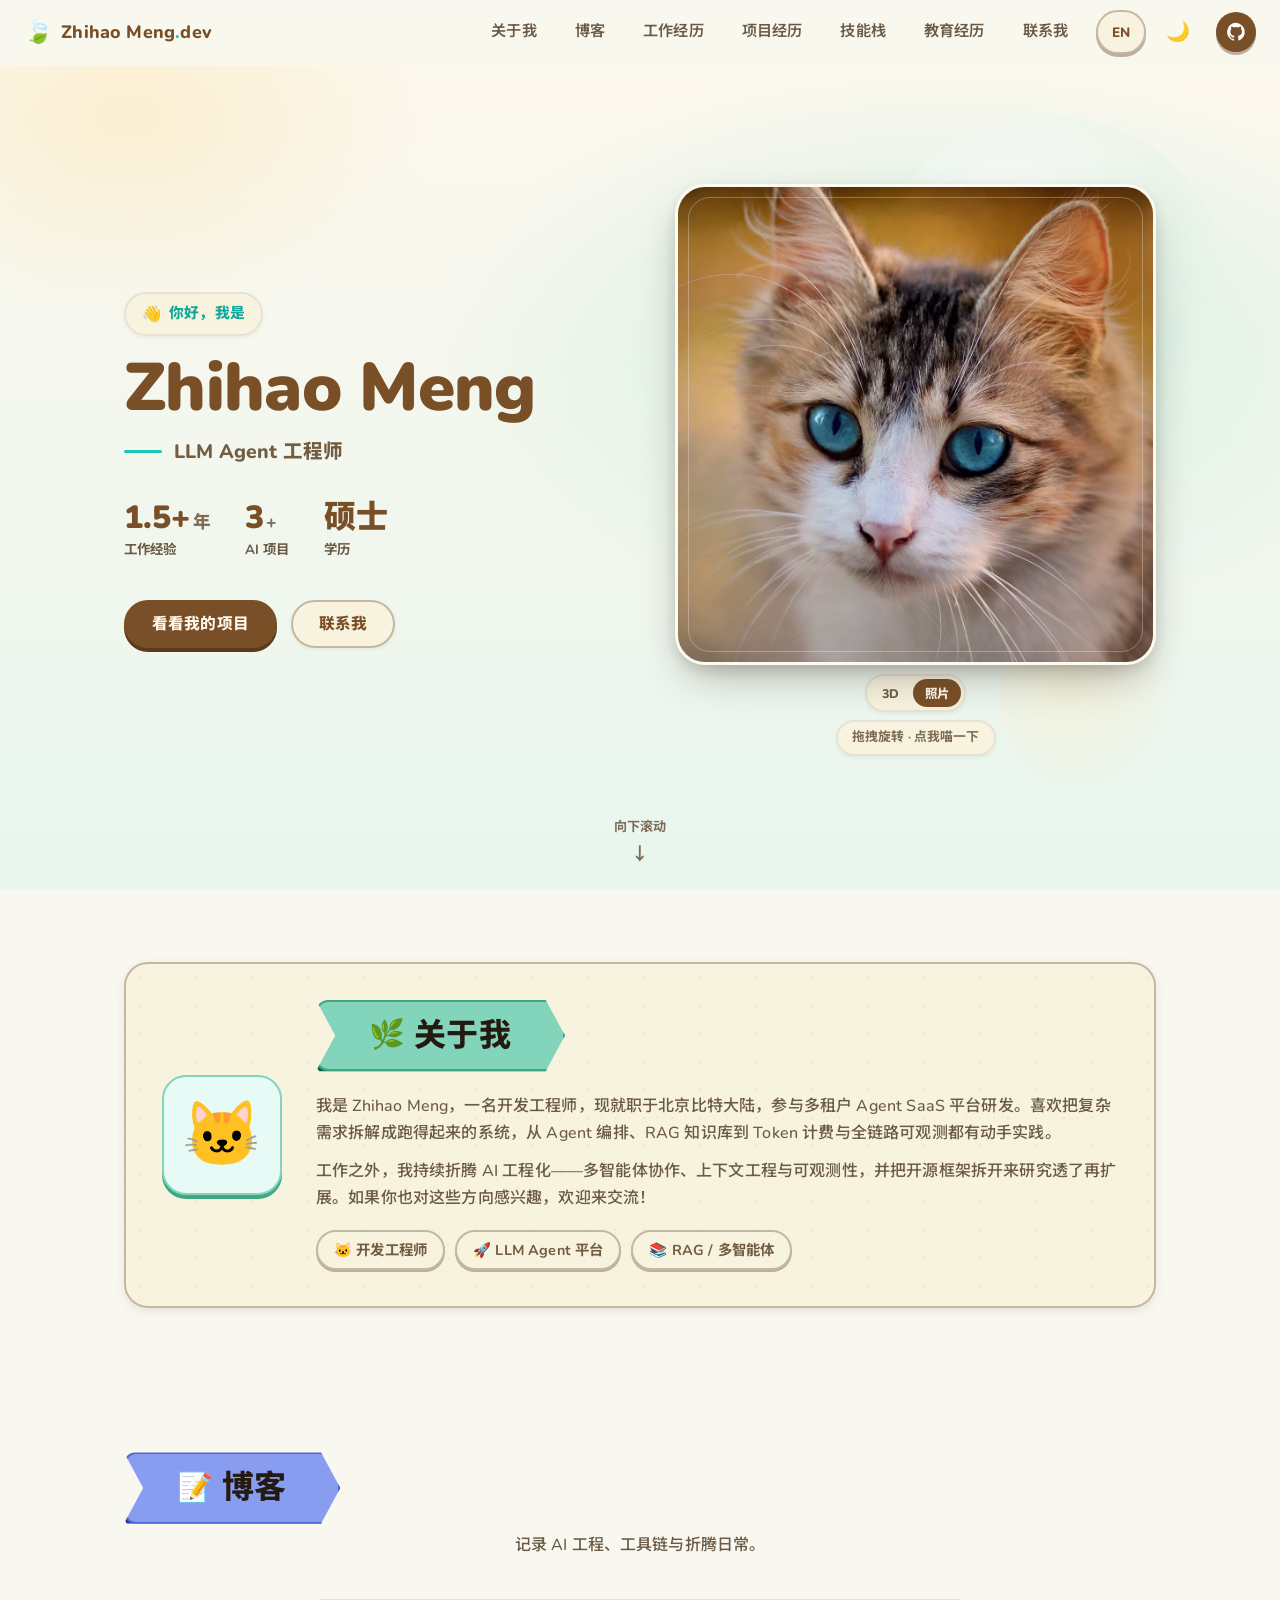
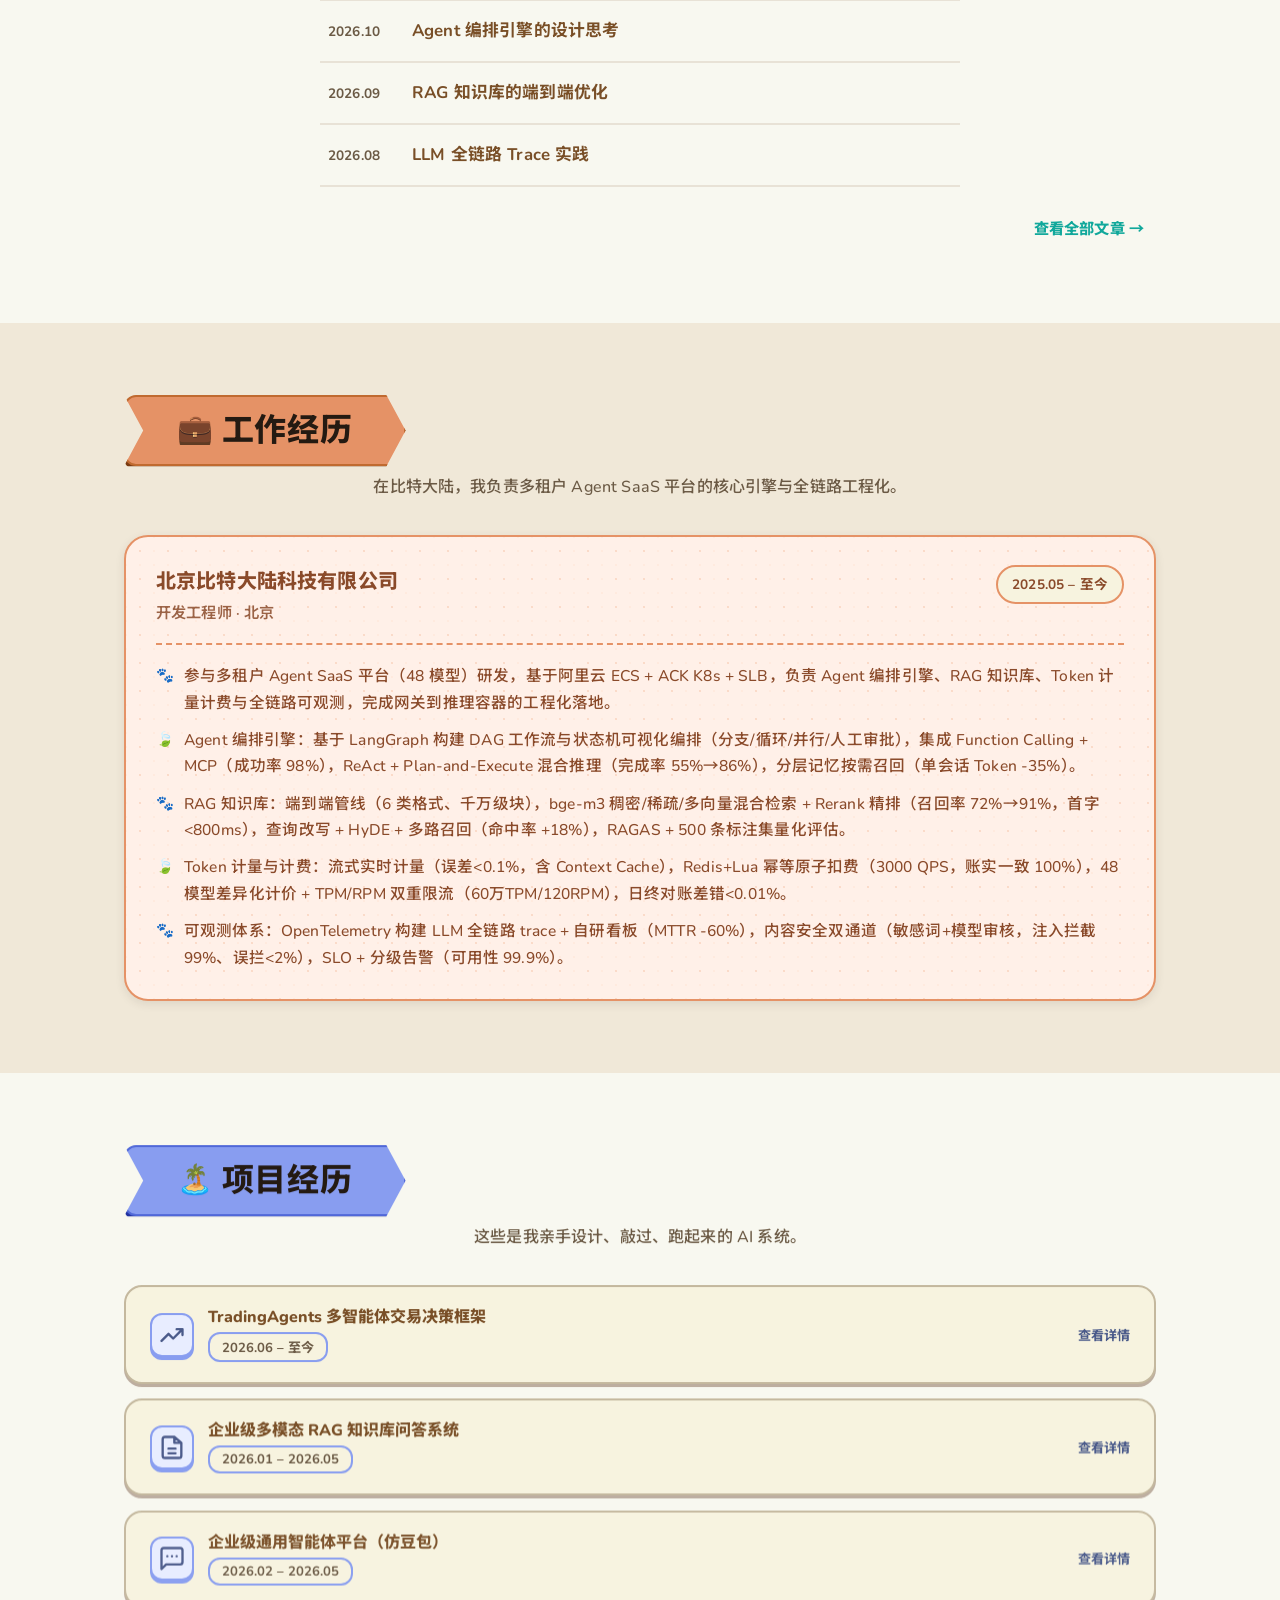
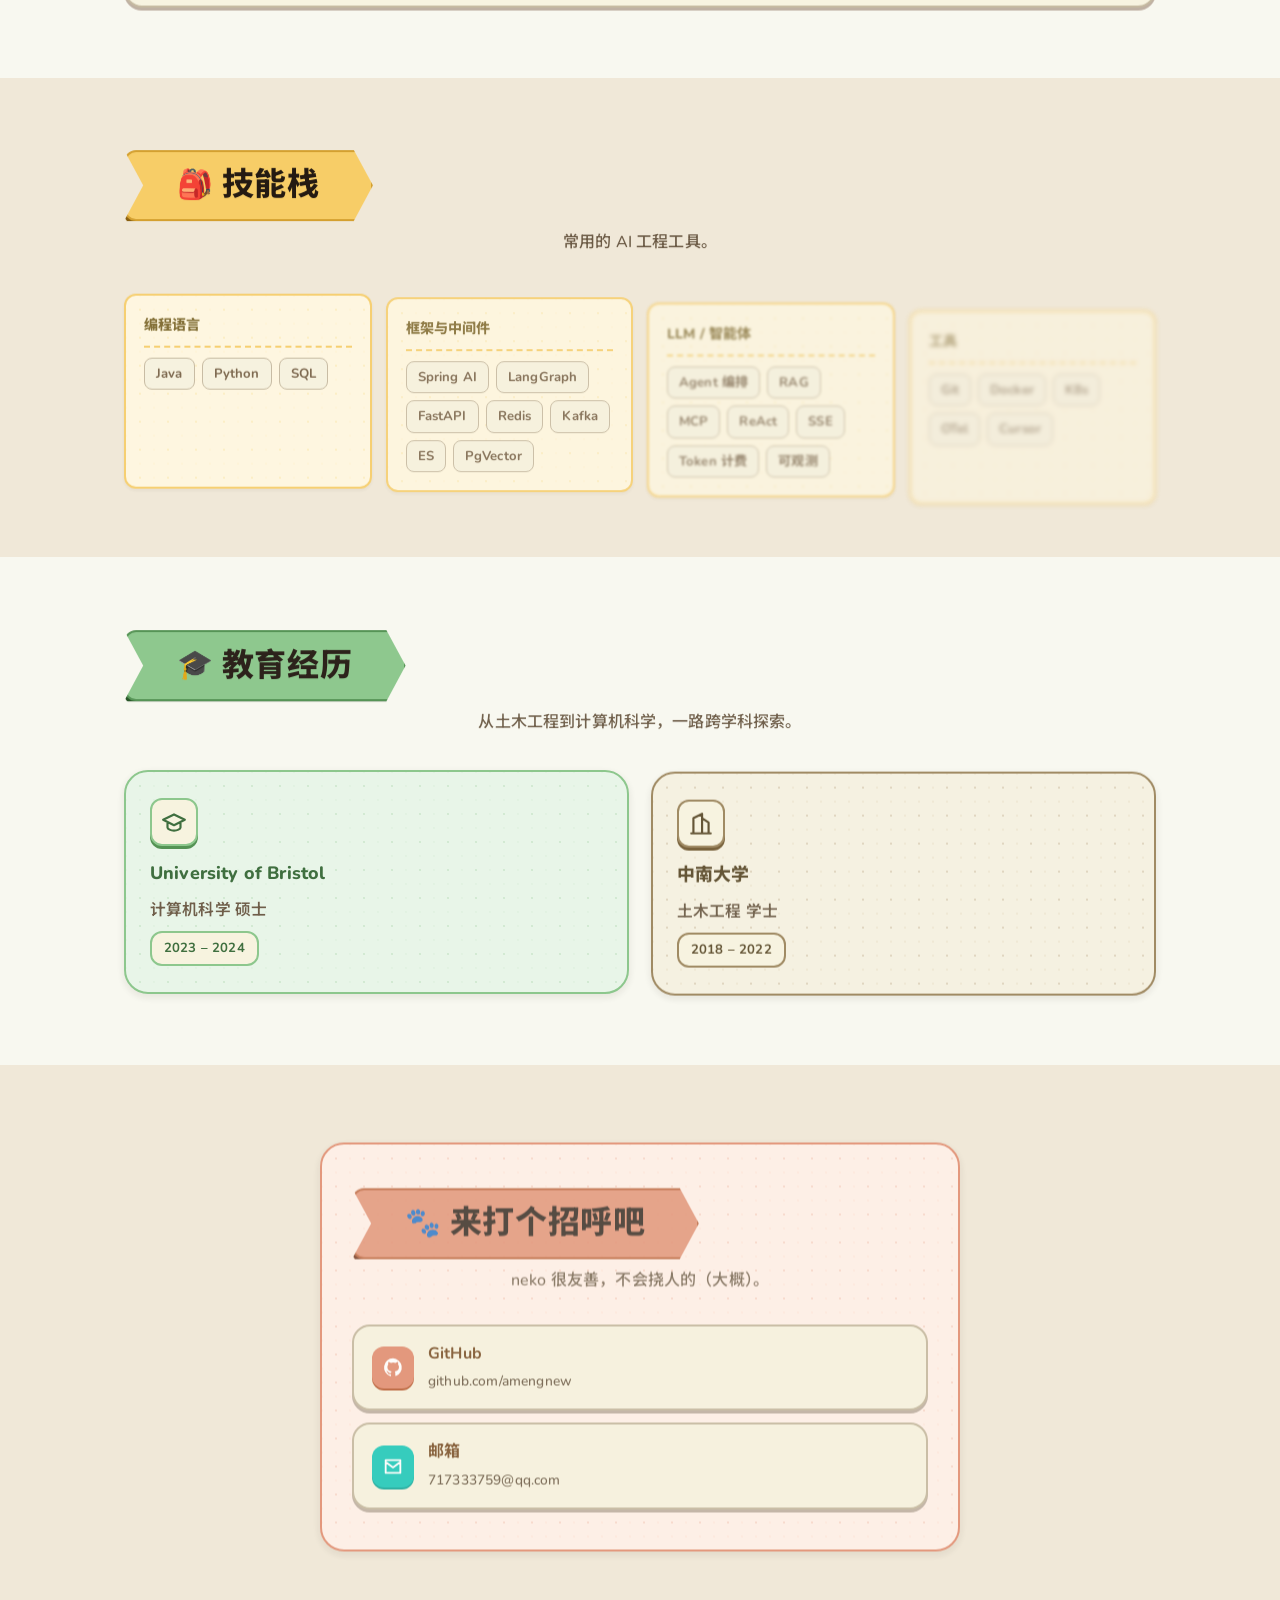
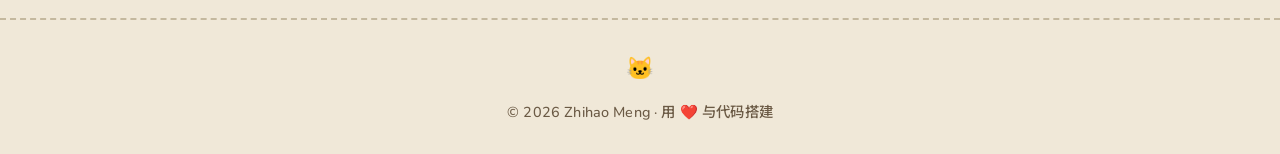
<file: index.html>
﻿<!DOCTYPE html>
<html lang="zh-CN">
<head>
  <meta charset="UTF-8" />
  <meta name="viewport" content="width=device-width, initial-scale=1.0" />
  <title>Zhihao Meng · 个人主页</title>
    <meta name="description" content="Zhihao Meng — 开发工程师，专注 LLM Agent 平台、RAG 与多智能体系统。" />
  <meta name="keywords" content="Zhihao Meng,开发工程师,LLM Agent,RAG,多智能体,Agent 编排,Token 计费" />
  <meta name="author" content="Zhihao Meng" />
  <meta name="robots" content="index, follow" />
  <link rel="canonical" href="https://amengnew.github.io/person_website/" />
  <link rel="icon" type="image/svg+xml" href="favicon.svg" />
  <link rel="apple-touch-icon" href="favicon.svg" />
  <meta name="theme-color" content="#f8f8f0" media="(prefers-color-scheme: light)" />
  <meta name="theme-color" content="#1e1b18" media="(prefers-color-scheme: dark)" />
  <!-- Open Graph -->
  <meta property="og:type" content="website" />
  <meta property="og:title" content="Zhihao Meng · 个人主页" />
  <meta property="og:description" content="开发工程师，专注 LLM Agent 平台、RAG 与多智能体工程化。" />
  <meta property="og:url" content="https://amengnew.github.io/person_website/" />
  <meta property="og:locale" content="zh_CN" />
  <meta property="og:image" content="https://amengnew.github.io/person_website/assets/og-image.png" />
  <meta property="og:image:width" content="1200" />
  <meta property="og:image:height" content="630" />
  <meta property="og:image:alt" content="Zhihao Meng · LLM Agent 工程师" />
  <!-- Twitter Card -->
  <meta name="twitter:card" content="summary_large_image" />
  <meta name="twitter:title" content="Zhihao Meng · 个人主页" />
  <meta name="twitter:description" content="开发工程师，专注 LLM Agent 平台、RAG 与多智能体工程化。" />
  <meta name="twitter:image" content="https://amengnew.github.io/person_website/assets/og-image.png" />
  <!-- Fonts -->
  <link rel="preconnect" href="https://fonts.googleapis.com" />
  <link rel="preconnect" href="https://fonts.gstatic.com" crossorigin />
  <link rel="preload" href="https://fonts.googleapis.com/css2?family=Nunito:wght@400;500;600;700;800;900&family=Noto+Sans+SC:wght@400;500;700&display=swap" as="style" onload="this.onload=null;this.rel='stylesheet'" />
  <noscript><link rel="stylesheet" href="https://fonts.googleapis.com/css2?family=Nunito:wght@400;500;600;700;800;900&family=Noto+Sans+SC:wght@400;500;700&display=swap" /></noscript>
  <script>
    // Set the theme before first paint so dark-mode visitors never see a white flash.
    (function () {
      try {
        var saved = localStorage.getItem("site-theme");
        if (saved === "dark" || saved === "light") {
          document.documentElement.setAttribute("data-theme", saved);
        } else if (window.matchMedia("(prefers-color-scheme: dark)").matches) {
          document.documentElement.setAttribute("data-theme", "dark");
        }
      } catch (e) {}
    })();
  </script>
    <link rel="stylesheet" href="styles.css" />
</head>
<body>
  <a href="#main-content" class="skip-link" aria-label="跳到主要内容">跳到主要内容</a>

  <!-- 顶部导航 -->
  <header class="nav" id="nav">
    <a href="#hero" class="nav-brand" aria-label="返回顶部">
      <span class="leaf" aria-hidden="true">🍃</span>
      <span class="nav-title">Zhihao Meng<span class="dot">.</span>dev</span>
    </a>
    <nav class="nav-links" id="navLinks" aria-label="主导航">
      <a href="#about" class="nav-link" data-i18n="nav.about">关于我</a>
      <a href="#blog" class="nav-link" data-i18n="nav.blog">博客</a>
      <a href="#experience" class="nav-link" data-i18n="nav.experience">工作经历</a>
      <a href="#projects" class="nav-link" data-i18n="nav.projects">项目经历</a>
      <a href="#skills" class="nav-link" data-i18n="nav.skills">技能栈</a>
      <a href="#education" class="nav-link" data-i18n="nav.education">教育经历</a>
      <a href="#contact" class="nav-link" data-i18n="nav.contact">联系我</a>
    </nav>
    <button class="lang-toggle" id="langToggle" type="button" aria-label="Switch language">EN</button>
    <button class="theme-toggle" id="themeToggle" type="button" aria-label="切换主题">🌙</button>
    <a class="nav-gh" href="https://github.com/amengnew" target="_blank" rel="noopener" aria-label="GitHub">
      <svg viewBox="0 0 24 24" width="22" height="22" aria-hidden="true"><path fill="currentColor" d="M12 2A10 10 0 0 0 9.1 21.5c.5.1.7-.2.7-.5v-1.7c-2.8.6-3.4-1.4-3.4-1.4-.5-1.1-1.1-1.4-1.1-1.4-.9-.6.1-.6.1-.6 1 .1 1.5 1 1.5 1 .9 1.6 2.4 1.1 3 .8.1-.7.3-1.1.6-1.4-2.2-.3-4.6-1.1-4.6-5 0-1.1.4-2 1-2.7-.1-.3-.4-1.3.1-2.6 0 0 .8-.3 2.7 1a9.4 9.4 0 0 1 5 0c1.9-1.3 2.7-1 2.7-1 .5 1.3.2 2.3.1 2.6.6.7 1 1.6 1 2.7 0 3.9-2.4 4.7-4.6 5 .3.3.6.9.6 1.8v2.7c0 .3.2.6.7.5A10 10 0 0 0 12 2Z"/></svg>
    </a>
    <button class="nav-toggle" id="navToggle" aria-label="打开菜单" aria-expanded="false">
      <span></span><span></span><span></span>
    </button>
  </header>

  <main id="main-content" tabindex="-1"><!-- ===================== HERO ===================== -->
  <section class="hero" id="hero">
    <div class="hero-bg" aria-hidden="true">
      <span class="hero-blob hero-blob-1"></span>
      <span class="hero-blob hero-blob-2"></span>
    </div>

    <div class="hero-inner container">
      <div class="hero-copy">
        <p class="hero-eyebrow" data-i18n="hero.line1">你好，我是</p>
        <h1 class="hero-name">Zhihao Meng</h1>
        <p class="hero-tagline" data-i18n="hero.tagline">LLM Agent 工程师</p>

        <div class="hero-stats">
          <div class="hero-stat">
            <span class="hero-stat-value"><span data-i18n="hero.stat1.value">1.5+</span><span class="hero-stat-unit" data-i18n="hero.stat1.unit">年</span></span>
            <span class="hero-stat-label" data-i18n="hero.stat1.label">工作经验</span>
          </div>
          <div class="hero-stat">
            <span class="hero-stat-value"><span data-i18n="hero.stat2.value">3</span><span class="hero-stat-unit">+</span></span>
            <span class="hero-stat-label" data-i18n="hero.stat2.label">AI 项目</span>
          </div>
          <div class="hero-stat">
            <span class="hero-stat-value" data-i18n="hero.stat3.value">硕士</span>
            <span class="hero-stat-label" data-i18n="hero.stat3.label">学历</span>
          </div>
        </div>

        <div class="hero-cta">
          <a class="hero-btn hero-btn-primary" href="#projects" data-i18n="hero.ctaPrimary">看看我的项目</a>
          <a class="hero-btn hero-btn-ghost" href="#contact" data-i18n="hero.ctaGhost">联系我</a>
        </div>
      </div>

      <div class="hero-stage">
        <div class="cat3d" id="cat3d"></div>
        <!-- CC0 photo used as the graceful fallback when WebGL is unavailable -->
        <figure class="cat-portrait cat-portrait--fallback" aria-hidden="true">
          <picture>
            <source srcset="assets/cat-hero.webp" type="image/webp" />
            <img src="assets/cat-hero.jpg" alt="" width="1100" height="1100" loading="lazy" decoding="async" />
          </picture>
          <span class="cat-portrait-gloss" aria-hidden="true"></span>
          <span class="cat-portrait-ring" aria-hidden="true"></span>
        </figure>
        <div class="hero-media-switch" role="group" aria-label="首屏显示方式">
          <button type="button" class="hero-media-btn is-active" id="heroView3d" aria-pressed="true" data-i18n="hero.view3d">3D</button>
          <button type="button" class="hero-media-btn" id="heroViewPhoto" aria-pressed="false" data-i18n="hero.viewPhoto">照片</button>
        </div>
        <p class="cat-portrait-hint" data-i18n="hero.catHint">拖拽旋转 · 点我喵一下</p>
      </div>
    </div>

    <a class="hero-scroll-hint" href="#about" aria-label="向下滚动查看更多">
      <span data-i18n="hero.scrollHint">向下滚动</span>
      <span class="hero-scroll-arrow" aria-hidden="true">↓</span>
    </a>
  </section>

  <!-- ===================== 关于我 ===================== -->
  <section class="band" id="about">
    <div class="container about-inner">
      <div class="about-card">
        <div class="about-avatar" aria-hidden="true">🐱</div>
        <div>
          <h2 class="section-title ribbon-teal"><span class="ribbon-emoji">🌿</span><span data-i18n="about.title">关于我</span></h2>
          <p class="about-text" data-i18n="about.p1">我是 Zhihao Meng，一名开发工程师，现就职于北京比特大陆，参与多租户 Agent SaaS 平台研发。喜欢把复杂需求拆解成跑得起来的系统，从 Agent 编排、RAG 知识库到 Token 计费与全链路可观测都有动手实践。</p>
          <p class="about-text" data-i18n="about.p2">工作之外，我持续折腾 AI 工程化——多智能体协作、上下文工程与可观测性，并把开源框架拆开来研究透了再扩展。如果你也对这些方向感兴趣，欢迎来交流！</p>
          <ul class="about-tags">
            <li data-i18n="about.tag1">🐱 开发工程师</li>
            <li data-i18n="about.tag2">🚀 LLM Agent 平台</li>
            <li data-i18n="about.tag3">📚 RAG / 多智能体</li>
          </ul>
        </div>
      </div>
    </div>
  </section>

  <!-- ===================== 博客 ===================== -->
  <section class="band" id="blog">
    <div class="container">
      <h2 class="section-title center ribbon-blue"><span class="ribbon-emoji">📝</span><span data-i18n="blog.title">博客</span></h2>
      <p class="section-sub center" data-i18n="blog.sub">记录 AI 工程、工具链与折腾日常。</p>
      <div class="blog-list">
        <a class="blog-item" href="blog/agent-orchestration.html">
          <span class="blog-item-date">2026.10</span>
          <span class="blog-item-title" data-i18n="blog.post1">Agent 编排引擎的设计思考</span>
        </a>
        <a class="blog-item" href="blog/rag-optimization.html">
          <span class="blog-item-date">2026.09</span>
          <span class="blog-item-title" data-i18n="blog.post2">RAG 知识库的端到端优化</span>
        </a>
        <a class="blog-item" href="blog/llm-tracing.html">
          <span class="blog-item-date">2026.08</span>
          <span class="blog-item-title" data-i18n="blog.post3">LLM 全链路 Trace 实践</span>
        </a>
      </div>
      <p class="blog-more"><a class="blog-more-link" href="blog.html" data-i18n="blog.more">查看全部文章 →</a></p>
    </div>
  </section>

  
  <!-- ===================== 工作经历 ===================== -->
  <section class="band band-alt" id="experience">
    <div class="container">
      <h2 class="section-title center ribbon-orange"><span class="ribbon-emoji">💼</span><span data-i18n="exp.title">工作经历</span></h2>
      <p class="section-sub center" data-i18n="exp.sub">在比特大陆，我负责多租户 Agent SaaS 平台的核心引擎与全链路工程化。</p>
      <div class="exp-list">
        <article class="exp-card">
          <div class="exp-head">
            <div class="exp-role">
              <h3 class="exp-company" data-i18n="exp.bitmain.company">北京比特大陆科技有限公司</h3>
            <p class="exp-position" data-i18n="exp.bitmain.role">开发工程师 · 北京</p>
            </div>
            <span class="exp-period" data-i18n="exp.bitmain.period">2025.05 – 至今</span>
          </div>
          <ul class="exp-bullets">
            <li data-i18n="exp.bitmain.b1">参与多租户 Agent SaaS 平台（48 模型）研发，基于阿里云 ECS + ACK K8s + SLB，负责 Agent 编排引擎、RAG 知识库、Token 计量计费与全链路可观测，完成网关到推理容器的工程化落地。</li>
            <li data-i18n="exp.bitmain.b2"><b>Agent 编排引擎</b>：基于 LangGraph 构建 DAG 工作流与状态机可视化编排（分支/循环/并行/人工审批），集成 Function Calling + MCP（成功率 98%），ReAct + Plan-and-Execute 混合推理（完成率 55%→86%），分层记忆按需召回（单会话 Token -35%）。</li>
            <li data-i18n="exp.bitmain.b3"><b>RAG 知识库</b>：端到端管线（6 类格式、千万级块），bge-m3 稠密/稀疏/多向量混合检索 + Rerank 精排（召回率 72%→91%，首字&lt;800ms），查询改写 + HyDE + 多路召回（命中率 +18%），RAGAS + 500 条标注集量化评估。</li>
            <li data-i18n="exp.bitmain.b4"><b>Token 计量与计费</b>：流式实时计量（误差&lt;0.1%，含 Context Cache），Redis+Lua 幂等原子扣费（3000 QPS，账实一致 100%），48 模型差异化计价 + TPM/RPM 双重限流（60万TPM/120RPM），日终对账差错&lt;0.01%。</li>
            <li data-i18n="exp.bitmain.b5"><b>可观测体系</b>：OpenTelemetry 构建 LLM 全链路 trace + 自研看板（MTTR -60%），内容安全双通道（敏感词+模型审核，注入拦截 99%、误拦&lt;2%），SLO + 分级告警（可用性 99.9%）。</li>
          </ul>
        </article>
      </div>
    </div>
  </section>

  <!-- ===================== 项目经历 ===================== -->
  <section class="band" id="projects">
    <div class="container">
      <h2 class="section-title center ribbon-blue"><span class="ribbon-emoji">🏝️</span><span data-i18n="proj.title">项目经历</span></h2>
      <p class="section-sub center" data-i18n="proj.sub">这些是我亲手设计、敲过、跑起来的 AI 系统。</p>
      <div class="project-compact-grid">
        <button class="project-compact" type="button" data-project="trade">
          <div class="project-head">
            <div class="project-icon" aria-hidden="true">
              <svg viewBox="0 0 24 24" width="28" height="28"><path fill="none" stroke="currentColor" stroke-width="2" stroke-linecap="round" stroke-linejoin="round" d="M3 17l6-6 4 4 8-8M16 7h5v5"/></svg>
            </div>
            <div>
              <h3 class="project-name" data-i18n="proj.trade.name">TradingAgents 多智能体交易决策框架</h3>
              <p class="project-period" data-i18n="proj.trade.period">2026.06 – 至今</p>
            </div>
          </div>
          <span class="project-expand-hint">查看详情</span>
        </button>

        <button class="project-compact" type="button" data-project="rag">
          <div class="project-head">
            <div class="project-icon" aria-hidden="true">
              <svg viewBox="0 0 24 24" width="28" height="28"><path fill="none" stroke="currentColor" stroke-width="2" stroke-linecap="round" stroke-linejoin="round" d="M14 3v5h5M14 3H6a2 2 0 0 0-2 2v14a2 2 0 0 0 2 2h12a2 2 0 0 0 2-2V8zM9 13h6M9 17h6"/></svg>
            </div>
            <div>
              <h3 class="project-name" data-i18n="proj.rag.name">企业级多模态 RAG 知识库问答系统</h3>
              <p class="project-period" data-i18n="proj.rag.period">2026.01 – 2026.05</p>
            </div>
          </div>
          <span class="project-expand-hint">查看详情</span>
        </button>

        <button class="project-compact" type="button" data-project="doubao">
          <div class="project-head">
            <div class="project-icon" aria-hidden="true">
              <svg viewBox="0 0 24 24" width="28" height="28"><path fill="none" stroke="currentColor" stroke-width="2" stroke-linecap="round" stroke-linejoin="round" d="M21 15a2 2 0 0 1-2 2H7l-4 4V5a2 2 0 0 1 2-2h14a2 2 0 0 1 2 2zM8 10h.01M12 10h.01M16 10h.01"/></svg>
            </div>
            <div>
              <h3 class="project-name" data-i18n="proj.doubao.name">企业级通用智能体平台（仿豆包）</h3>
              <p class="project-period" data-i18n="proj.doubao.period">2026.02 – 2026.05</p>
            </div>
          </div>
          <span class="project-expand-hint">查看详情</span>
        </button>
      </div>
    </div>
  </section>

  <!-- 项目详情弹窗 -->
  <div class="project-modal" id="projectModal" role="dialog" aria-modal="true" hidden>
    <div class="project-modal-backdrop" data-close></div>
    <div class="project-modal-content">
      <button class="project-modal-close" type="button" aria-label="关闭">×</button>
      <div class="project-modal-body" id="projectModalBody"></div>
    </div>
  </div>

  <div class="meow-bubble" id="meowBubble" aria-live="polite"></div>

  <!-- ===================== 技能栈 ===================== -->
  <section class="band band-alt" id="skills">
    <div class="container">
      <h2 class="section-title center ribbon-yellow"><span class="ribbon-emoji">🎒</span><span data-i18n="skill.title">技能栈</span></h2>
      <p class="section-sub center" data-i18n="skill.sub">常用的 AI 工程工具。</p>
      <div class="skill-groups">
        <div class="skill-group">
          <h3 class="skill-cat" data-i18n="skill.lang">编程语言</h3>
          <ul class="skill-badges">
            <li>Java</li><li>Python</li><li>SQL</li>
          </ul>
        </div>
        <div class="skill-group">
          <h3 class="skill-cat" data-i18n="skill.framework">框架与中间件</h3>
          <ul class="skill-badges">
            <li>Spring AI</li><li>LangGraph</li><li>FastAPI</li><li>Redis</li><li>Kafka</li><li>ES</li><li>PgVector</li>
          </ul>
        </div>
        <div class="skill-group">
          <h3 class="skill-cat" data-i18n="skill.llm">LLM / 智能体</h3>
          <ul class="skill-badges">
            <li>Agent 编排</li><li>RAG</li><li>MCP</li><li>ReAct</li><li>SSE</li><li>Token 计费</li><li>可观测</li>
          </ul>
        </div>
        <div class="skill-group">
          <h3 class="skill-cat" data-i18n="skill.tools">工具</h3>
          <ul class="skill-badges">
            <li>Git</li><li>Docker</li><li>K8s</li><li>OTel</li><li>Cursor</li>
          </ul>
        </div>
      </div>
    </div>
  </section>

  <!-- ===================== 教育经历 ===================== -->
  <section class="band" id="education">
    <div class="container">
      <h2 class="section-title center ribbon-green"><span class="ribbon-emoji">🎓</span><span data-i18n="edu.title">教育经历</span></h2>
      <p class="section-sub center" data-i18n="edu.sub">从土木工程到计算机科学，一路跨学科探索。</p>
      <div class="edu-grid">
        <article class="edu-card">
          <div class="edu-ic" aria-hidden="true">
            <svg viewBox="0 0 24 24" width="26" height="26"><path fill="none" stroke="currentColor" stroke-width="2" stroke-linecap="round" stroke-linejoin="round" d="M22 10L12 5 2 10l10 5 10-5zM6 12v5c0 1.5 3 3 6 3s6-1.5 6-3v-5"/></svg>
          </div>
          <h3 class="edu-school" data-i18n="edu.bristol.school">University of Bristol</h3>
          <p class="edu-degree" data-i18n="edu.bristol.degree">计算机科学 硕士</p>
          <span class="edu-period" data-i18n="edu.bristol.period">2023 – 2024</span>
        </article>
        <article class="edu-card">
          <div class="edu-ic" aria-hidden="true">
            <svg viewBox="0 0 24 24" width="26" height="26"><path fill="none" stroke="currentColor" stroke-width="2" stroke-linecap="round" stroke-linejoin="round" d="M3 21h18M5 21V7l8-4v18M19 21V11l-6-4"/></svg>
          </div>
          <h3 class="edu-school" data-i18n="edu.csu.school">中南大学</h3>
          <p class="edu-degree" data-i18n="edu.csu.degree">土木工程 学士</p>
          <span class="edu-period" data-i18n="edu.csu.period">2018 – 2022</span>
        </article>
      </div>
    </div>
  </section>

  <!-- ===================== 联系我 ===================== -->
  <section class="band band-alt" id="contact">
    <div class="container contact-inner">
      <div class="contact-card">
        <h2 class="section-title center ribbon-pink"><span class="ribbon-emoji">🐾</span><span data-i18n="contact.title">来打个招呼吧</span></h2>
        <p class="section-sub center" data-i18n="contact.sub">neko 很友善，不会挠人的（大概）。</p>
        <div class="contact-list">
          <a class="contact-item" href="https://github.com/amengnew" target="_blank" rel="noopener">
            <span class="contact-ic"><svg viewBox="0 0 24 24" width="22" height="22"><path fill="currentColor" d="M12 2A10 10 0 0 0 9.1 21.5c.5.1.7-.2.7-.5v-1.7c-2.8.6-3.4-1.4-3.4-1.4-.5-1.1-1.1-1.4-1.1-1.4-.9-.6.1-.6.1-.6 1 .1 1.5 1 1.5 1 .9 1.6 2.4 1.1 3 .8.1-.7.3-1.1.6-1.4-2.2-.3-4.6-1.1-4.6-5 0-1.1.4-2 1-2.7-.1-.3-.4-1.3.1-2.6 0 0 .8-.3 2.7 1a9.4 9.4 0 0 1 5 0c1.9-1.3 2.7-1 2.7-1 .5 1.3.2 2.3.1 2.6.6.7 1 1.6 1 2.7 0 3.9-2.4 4.7-4.6 5 .3.3.6.9.6 1.8v2.7c0 .3.2.6.7.5A10 10 0 0 0 12 2Z"/></svg></span>
            <span class="contact-label"><b>GitHub</b><span>github.com/amengnew</span></span>
          </a>
          <a class="contact-item" href="mailto:717333759@qq.com">
            <span class="contact-ic"><svg viewBox="0 0 24 24" width="22" height="22"><path fill="none" stroke="currentColor" stroke-width="2" stroke-linecap="round" stroke-linejoin="round" d="M4 5h16v14H4zM4 7l8 6 8-6"/></svg></span>
            <span class="contact-label"><b data-i18n="contact.email">邮箱</b><span>717333759@qq.com</span></span>
          </a>
        </div>
      </div>
    </div>
  </section>

  </main>

  <!-- 页脚 -->
  <footer class="footer">
    <div class="container footer-inner">
      <span class="footer-emoji" aria-hidden="true">🐱</span>
      <p class="footer-text" data-i18n="footer.text">© <span id="year"></span> Zhihao Meng · 用 ❤️ 与代码搭建</p>
    </div>
  </footer>

  <!-- 返回顶部 -->
  <button class="to-top" id="toTop" aria-label="返回顶部">
    <svg viewBox="0 0 24 24" width="22" height="22" aria-hidden="true"><path fill="none" stroke="currentColor" stroke-width="2.5" stroke-linecap="round" stroke-linejoin="round" d="M12 19V5M6 11l6-6 6 6"/></svg>
  </button>

  <script src="assets/js/three.min.js" defer></script>
  <script src="assets/js/cat3d.js" defer></script>
  <script src="assets/js/gsap.min.js"></script>
  <script src="assets/js/ScrollTrigger.min.js"></script>
  <script src="script.js"></script>
  <!-- Structured Data -->
  <script type="application/ld+json">
  {
    "@context": "https://schema.org",
    "@type": "Person",
    "name": "Zhihao Meng",
    "givenName": "Zhihao",
    "familyName": "Meng",
    "jobTitle": "软件开发工程师",
    "url": "https://amengnew.github.io/person_website/",
    "sameAs": ["https://github.com/amengnew"],
    "alumniOf": [
      { "@type": "CollegeOrUniversity", "name": "University of Bristol" },
      { "@type": "CollegeOrUniversity", "name": "中南大学" }
    ],
    "worksFor": {
      "@type": "Organization",
      "name": "北京比特大陆科技有限公司"
    },
    "knowsAbout": ["LLM Agent 平台", "RAG", "多智能体系统", "Token 计费", "可观测性"],
    "email": "717333759@qq.com",
    "image": "https://amengnew.github.io/person_website/assets/og-image.png"
  }
  </script>
</body>
</html>
</file>
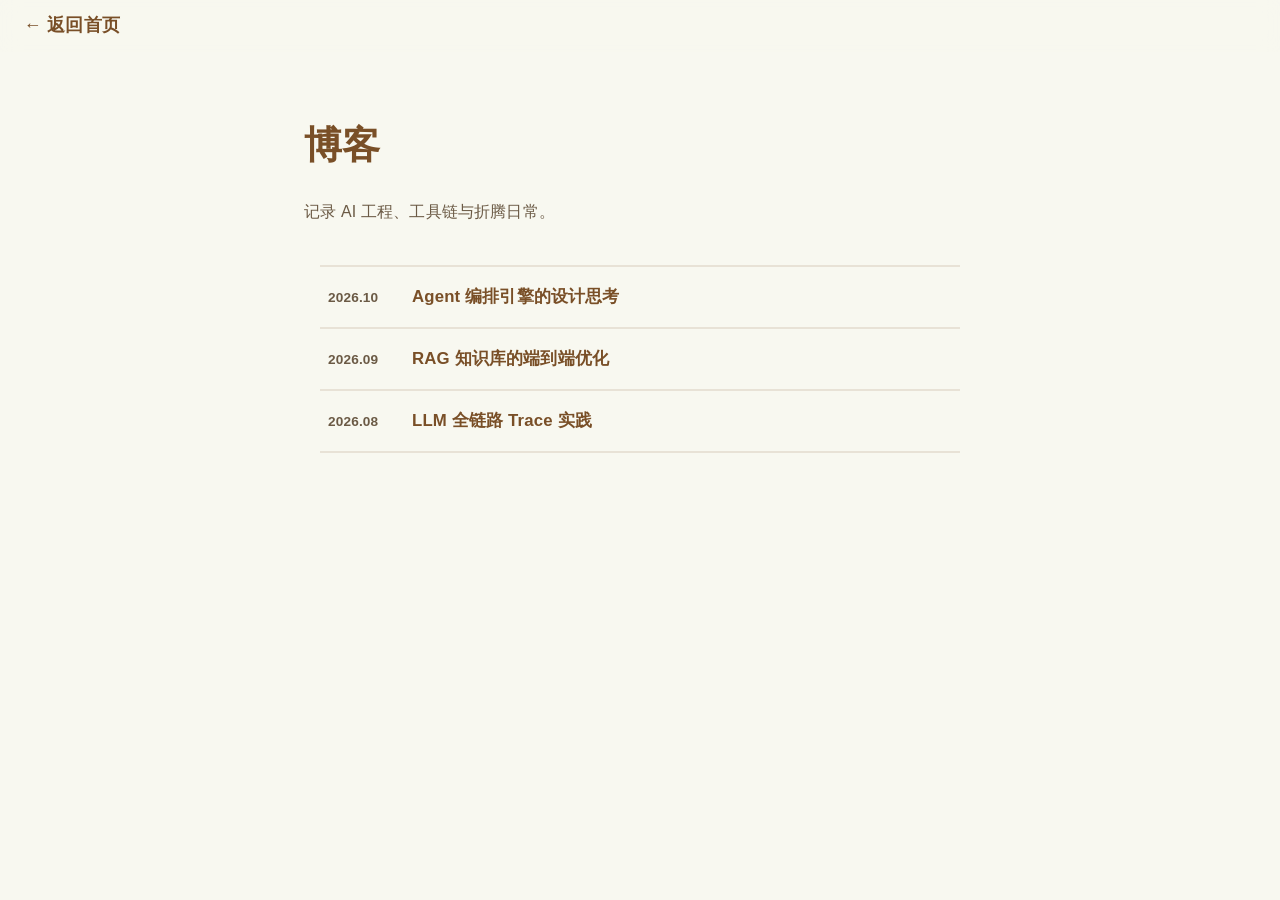
<file: blog.html>
<!DOCTYPE html>
<html lang="zh-CN">
<head>
  <meta charset="UTF-8" />
  <meta name="viewport" content="width=device-width, initial-scale=1.0" />
  <script>
    // 主题初始化：在样式生效前把 localStorage 里的 site-theme 写到 html[data-theme]，避免深色模式闪白
    (() => {
      try {
        const stored = localStorage.getItem("site-theme");
        const dark = stored ? stored === "dark" : window.matchMedia("(prefers-color-scheme: dark)").matches;
        document.documentElement.setAttribute("data-theme", dark ? "dark" : "light");
      } catch (_) {
        document.documentElement.setAttribute("data-theme", "light");
      }
    })();
  </script>
  <title>博客 · Zhihao Meng</title>
  <meta name="description" content="Zhihao Meng 的博客：LLM Agent 编排、RAG 知识库优化与大模型全链路可观测性的工程实践笔记。" />
  <meta name="keywords" content="博客,LLM Agent,RAG,可观测性,OpenTelemetry,LangGraph" />
  <meta name="author" content="Zhihao Meng" />
  <meta name="robots" content="index, follow" />
  <link rel="canonical" href="https://amengnew.github.io/person_website/blog.html" />
  <link rel="icon" type="image/svg+xml" href="favicon.svg" />
  <link rel="apple-touch-icon" href="favicon.svg" />
  <!-- Open Graph -->
  <meta property="og:type" content="website" />
  <meta property="og:site_name" content="Zhihao Meng" />
  <meta property="og:title" content="博客 · Zhihao Meng" />
  <meta property="og:description" content="Zhihao Meng 的博客：LLM Agent 编排、RAG 知识库优化与大模型全链路可观测性的工程实践笔记。" />
  <meta property="og:url" content="https://amengnew.github.io/person_website/blog.html" />
  <meta property="og:locale" content="zh_CN" />
  <meta property="og:image" content="https://amengnew.github.io/person_website/assets/og-image.png" />
  <meta property="og:image:width" content="1200" />
  <meta property="og:image:height" content="630" />
  <meta property="og:image:alt" content="博客 · Zhihao Meng" />
  <!-- Twitter Card -->
  <meta name="twitter:card" content="summary_large_image" />
  <meta name="twitter:title" content="博客 · Zhihao Meng" />
  <meta name="twitter:description" content="LLM Agent 编排、RAG 知识库优化与大模型全链路可观测性的工程实践笔记。" />
  <meta name="twitter:image" content="https://amengnew.github.io/person_website/assets/og-image.png" />
  <link rel="stylesheet" href="styles.css" />
  <style>
    /* 博客列表页局部样式：一句话简介，沿用站点颜色变量 */
    .blog-page-intro { color: var(--text-muted); font-weight: 500; margin-top: 6px; }
  </style>
  <script type="application/ld+json">
  {
    "@context": "https://schema.org",
    "@type": "CollectionPage",
    "name": "博客 · Zhihao Meng",
    "description": "Zhihao Meng 的博客：LLM Agent 编排、RAG 知识库优化与大模型全链路可观测性的工程实践笔记。",
    "url": "https://amengnew.github.io/person_website/blog.html",
    "inLanguage": "zh-CN",
    "author": {
      "@type": "Person",
      "name": "Zhihao Meng",
      "url": "https://amengnew.github.io/person_website/",
      "sameAs": "https://github.com/amengnew"
    },
    "isPartOf": {
      "@type": "WebSite",
      "name": "Zhihao Meng",
      "url": "https://amengnew.github.io/person_website/"
    },
    "mainEntity": {
      "@type": "ItemList",
      "numberOfItems": 3,
      "itemListElement": [
        {
          "@type": "ListItem",
          "position": 1,
          "name": "Agent 编排引擎的设计思考",
          "url": "https://amengnew.github.io/person_website/blog/agent-orchestration.html"
        },
        {
          "@type": "ListItem",
          "position": 2,
          "name": "RAG 知识库的端到端优化",
          "url": "https://amengnew.github.io/person_website/blog/rag-optimization.html"
        },
        {
          "@type": "ListItem",
          "position": 3,
          "name": "LLM 全链路 Trace 实践",
          "url": "https://amengnew.github.io/person_website/blog/llm-tracing.html"
        }
      ]
    }
  }
  </script>
</head>
<body>
  <a href="#main-content" class="skip-link" aria-label="跳到主要内容">跳到主要内容</a>
  <header class="nav">
    <a href="index.html" class="nav-brand">← 返回首页</a>
  </header>
  <main class="blog-page container" id="main-content">
    <h1>博客</h1>
    <p class="blog-page-intro">记录 AI 工程、工具链与折腾日常。</p>
    <div class="blog-list">
      <a class="blog-item" href="blog/agent-orchestration.html">
        <time class="blog-item-date" datetime="2026-10-08">2026.10</time>
        <span class="blog-item-title">Agent 编排引擎的设计思考</span>
      </a>
      <a class="blog-item" href="blog/rag-optimization.html">
        <time class="blog-item-date" datetime="2026-09-12">2026.09</time>
        <span class="blog-item-title">RAG 知识库的端到端优化</span>
      </a>
      <a class="blog-item" href="blog/llm-tracing.html">
        <time class="blog-item-date" datetime="2026-08-16">2026.08</time>
        <span class="blog-item-title">LLM 全链路 Trace 实践</span>
      </a>
    </div>
  </main>
</body>
</html>
</file>
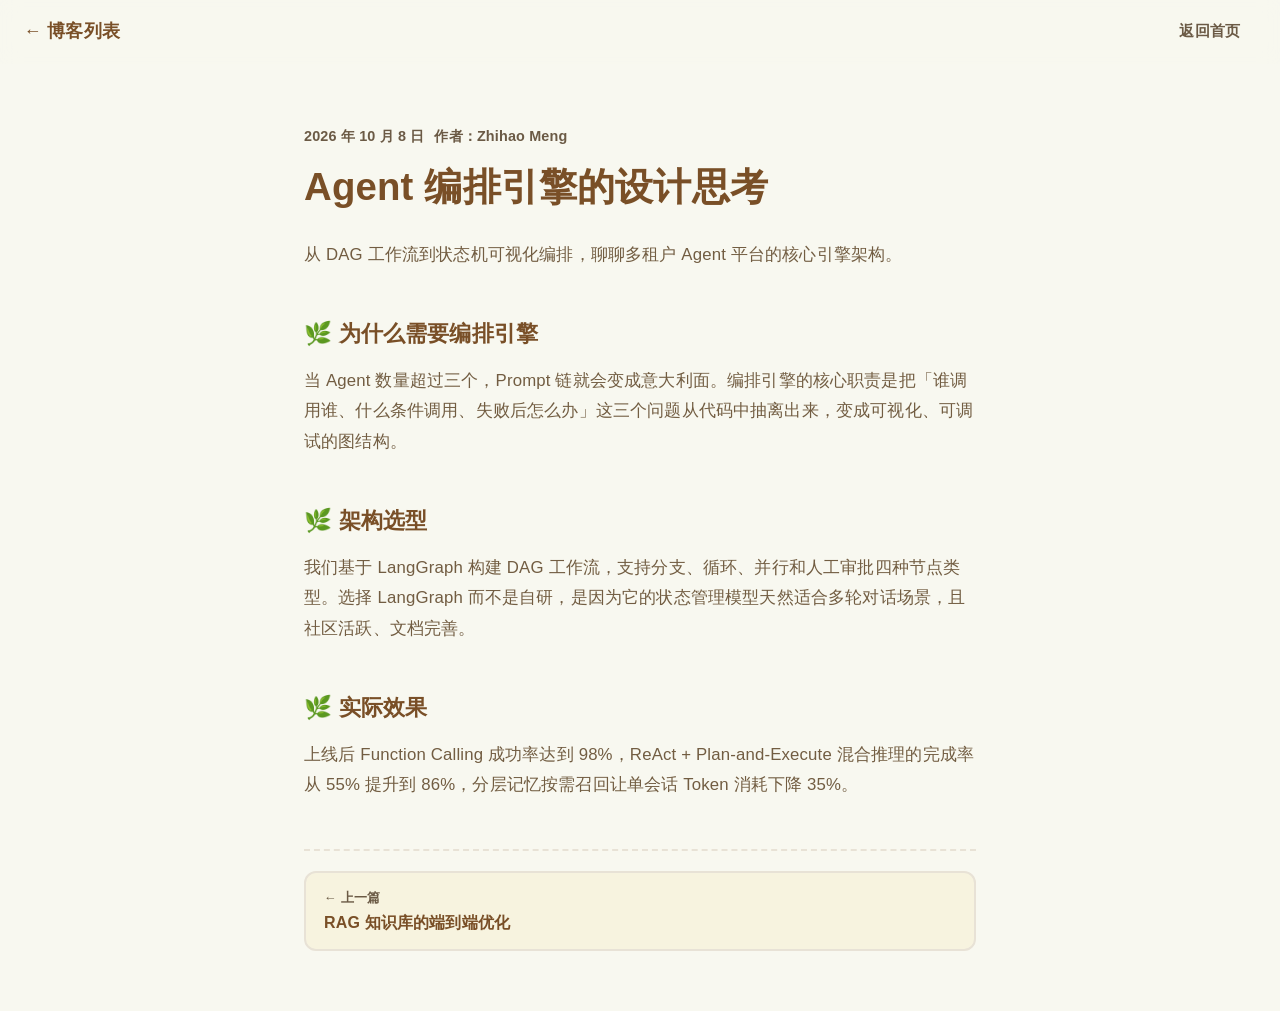
<file: blog/agent-orchestration.html>
<!DOCTYPE html>
<html lang="zh-CN">
<head>
  <meta charset="UTF-8" />
  <meta name="viewport" content="width=device-width, initial-scale=1.0" />
  <script>
    // 主题初始化：在样式生效前把 localStorage 里的 site-theme 写到 html[data-theme]，避免深色模式闪白
    (() => {
      try {
        const stored = localStorage.getItem("site-theme");
        const dark = stored ? stored === "dark" : window.matchMedia("(prefers-color-scheme: dark)").matches;
        document.documentElement.setAttribute("data-theme", dark ? "dark" : "light");
      } catch (_) {
        document.documentElement.setAttribute("data-theme", "light");
      }
    })();
  </script>
  <title>Agent 编排引擎的设计思考 · Zhihao Meng</title>
  <meta name="description" content="从 DAG 工作流到状态机可视化编排：多租户 Agent 平台的核心引擎为什么选 LangGraph，以及四种节点类型、完成率 55%→86% 的实践记录。" />
  <meta name="keywords" content="Agent 编排,LangGraph,DAG,多智能体,工作流引擎" />
  <meta name="author" content="Zhihao Meng" />
  <meta name="robots" content="index, follow" />
  <link rel="canonical" href="https://amengnew.github.io/person_website/blog/agent-orchestration.html" />
  <link rel="icon" type="image/svg+xml" href="../favicon.svg" />
  <link rel="apple-touch-icon" href="../favicon.svg" />
  <!-- Open Graph -->
  <meta property="og:type" content="article" />
  <meta property="og:site_name" content="Zhihao Meng" />
  <meta property="og:title" content="Agent 编排引擎的设计思考 · Zhihao Meng" />
  <meta property="og:description" content="从 DAG 工作流到状态机可视化编排：多租户 Agent 平台的核心引擎为什么选 LangGraph，以及四种节点类型、完成率 55%→86% 的实践记录。" />
  <meta property="og:url" content="https://amengnew.github.io/person_website/blog/agent-orchestration.html" />
  <meta property="og:locale" content="zh_CN" />
  <meta property="og:image" content="https://amengnew.github.io/person_website/assets/og-image.png" />
  <meta property="og:image:width" content="1200" />
  <meta property="og:image:height" content="630" />
  <meta property="og:image:alt" content="Agent 编排引擎的设计思考 · Zhihao Meng" />
  <meta property="article:author" content="Zhihao Meng" />
  <meta property="article:published_time" content="2026-10-08" />
  <meta property="article:section" content="AI 工程" />
  <!-- Twitter Card -->
  <meta name="twitter:card" content="summary_large_image" />
  <meta name="twitter:title" content="Agent 编排引擎的设计思考 · Zhihao Meng" />
  <meta name="twitter:description" content="从 DAG 工作流到状态机可视化编排：为什么选 LangGraph，以及完成率 55%→86% 的实践记录。" />
  <meta name="twitter:image" content="https://amengnew.github.io/person_website/assets/og-image.png" />
  <link rel="prev" href="rag-optimization.html" />
  <link rel="stylesheet" href="../styles.css" />
  <style>
    /* 文章页局部样式：作者行与上下篇导航，全部复用站点颜色变量，跟随深浅色主题 */
    .post-meta { display: flex; flex-wrap: wrap; align-items: baseline; gap: 4px 10px; margin-bottom: 6px; }
    .post-meta .post-date { margin: 0; }
    .post-author { font-size: 0.9rem; color: var(--text-muted); font-weight: 600; }
    .post-nav { display: flex; gap: 16px; flex-wrap: wrap; margin-top: 48px; padding-top: 20px; border-top: 2px dashed var(--border-light); }
    .post-nav-item { display: flex; flex-direction: column; gap: 4px; flex: 1 1 240px; padding: 14px 18px; border: 2px solid var(--border-light); border-radius: var(--r-sm); background: var(--bg-content); transition: border-color 0.2s ease, transform 0.2s ease; }
    .post-nav-item:hover { border-color: var(--primary); transform: translateY(-1px); }
    .post-nav-next { text-align: right; }
    .post-nav-label { font-size: 0.8rem; color: var(--text-muted); font-weight: 700; }
    .post-nav-title { font-size: 1rem; font-weight: 700; color: var(--text); line-height: 1.4; }
  </style>
  <script type="application/ld+json">
  {
    "@context": "https://schema.org",
    "@type": "BlogPosting",
    "headline": "Agent 编排引擎的设计思考",
    "description": "从 DAG 工作流到状态机可视化编排：多租户 Agent 平台的核心引擎为什么选 LangGraph，以及四种节点类型、完成率 55%→86% 的实践记录。",
    "url": "https://amengnew.github.io/person_website/blog/agent-orchestration.html",
    "mainEntityOfPage": { "@type": "WebPage", "@id": "https://amengnew.github.io/person_website/blog/agent-orchestration.html" },
    "datePublished": "2026-10-08",
    "dateModified": "2026-10-08",
    "inLanguage": "zh-CN",
    "keywords": ["Agent 编排", "LangGraph", "DAG", "多智能体"],
    "author": {
      "@type": "Person",
      "name": "Zhihao Meng",
      "url": "https://amengnew.github.io/person_website/",
      "sameAs": "https://github.com/amengnew"
    },
    "publisher": {
      "@type": "Person",
      "name": "Zhihao Meng",
      "url": "https://amengnew.github.io/person_website/"
    },
    "isPartOf": {
      "@type": "Blog",
      "name": "Zhihao Meng 的博客",
      "url": "https://amengnew.github.io/person_website/blog.html"
    }
  }
  </script>
</head>
<body>
  <a href="#main-content" class="skip-link" aria-label="跳到主要内容">跳到主要内容</a>
  <header class="nav">
    <a href="../blog.html" class="nav-brand">← 博客列表</a>
    <nav class="nav-links" aria-label="站点导航">
      <a class="nav-link" href="../index.html">返回首页</a>
    </nav>
  </header>
  <article class="post-page container" id="main-content">
    <div class="post-meta">
      <time class="post-date" datetime="2026-10-08">2026 年 10 月 8 日</time>
      <span class="post-author">作者：Zhihao Meng</span>
    </div>
    <h1>Agent 编排引擎的设计思考</h1>
    <p>从 DAG 工作流到状态机可视化编排，聊聊多租户 Agent 平台的核心引擎架构。</p>
    <h2>为什么需要编排引擎</h2>
    <p>当 Agent 数量超过三个，Prompt 链就会变成意大利面。编排引擎的核心职责是把「谁调用谁、什么条件调用、失败后怎么办」这三个问题从代码中抽离出来，变成可视化、可调试的图结构。</p>
    <h2>架构选型</h2>
    <p>我们基于 LangGraph 构建 DAG 工作流，支持分支、循环、并行和人工审批四种节点类型。选择 LangGraph 而不是自研，是因为它的状态管理模型天然适合多轮对话场景，且社区活跃、文档完善。</p>
    <h2>实际效果</h2>
    <p>上线后 Function Calling 成功率达到 98%，ReAct + Plan-and-Execute 混合推理的完成率从 55% 提升到 86%，分层记忆按需召回让单会话 Token 消耗下降 35%。</p>

    <nav class="post-nav" aria-label="文章导航">
      <a class="post-nav-item post-nav-prev" href="rag-optimization.html" rel="prev">
        <span class="post-nav-label">← 上一篇</span>
        <span class="post-nav-title">RAG 知识库的端到端优化</span>
      </a>
    </nav>
  </article>
</body>
</html>
</file>
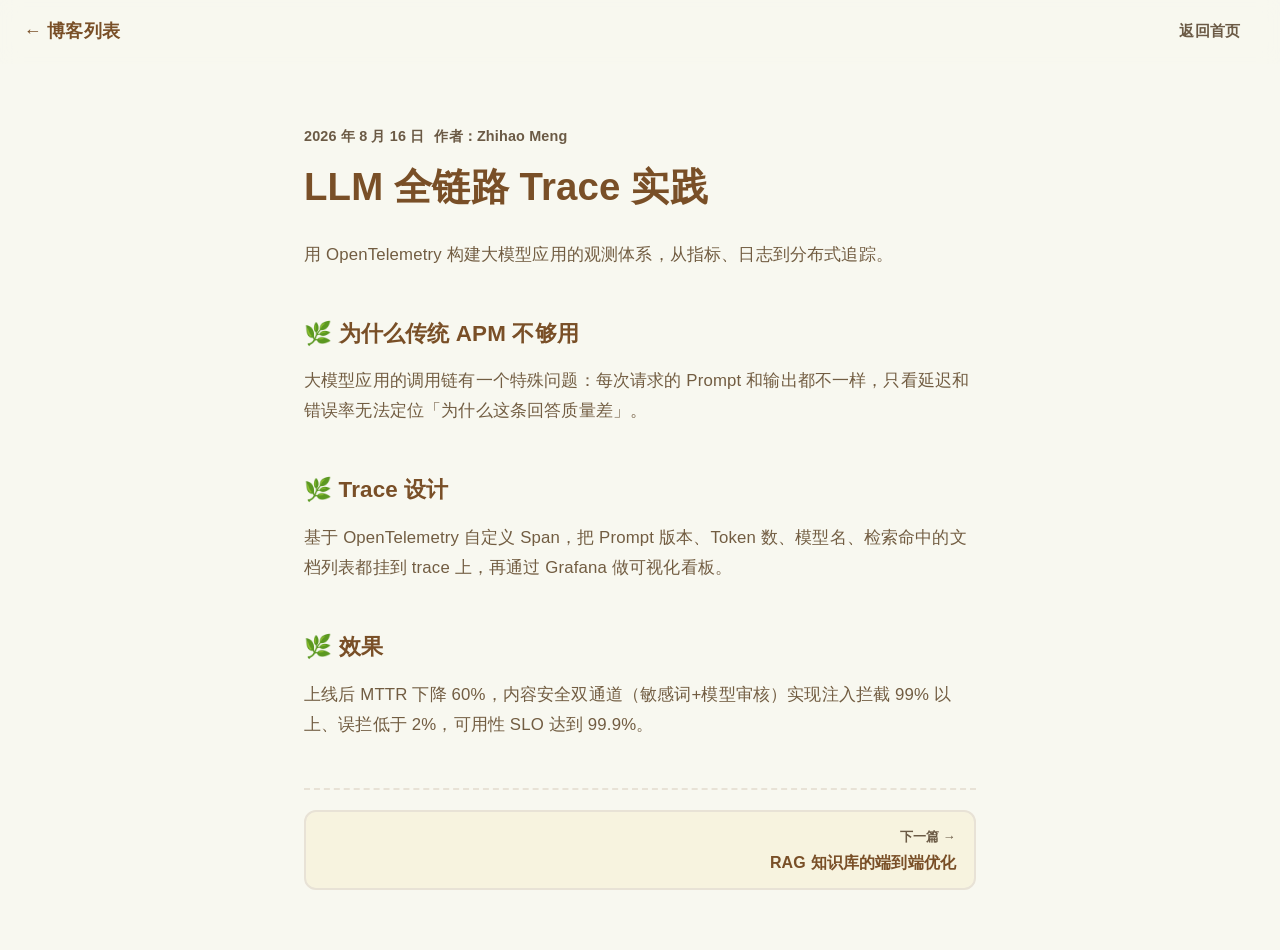
<file: blog/llm-tracing.html>
<!DOCTYPE html>
<html lang="zh-CN">
<head>
  <meta charset="UTF-8" />
  <meta name="viewport" content="width=device-width, initial-scale=1.0" />
  <script>
    // 主题初始化：在样式生效前把 localStorage 里的 site-theme 写到 html[data-theme]，避免深色模式闪白
    (() => {
      try {
        const stored = localStorage.getItem("site-theme");
        const dark = stored ? stored === "dark" : window.matchMedia("(prefers-color-scheme: dark)").matches;
        document.documentElement.setAttribute("data-theme", dark ? "dark" : "light");
      } catch (_) {
        document.documentElement.setAttribute("data-theme", "light");
      }
    })();
  </script>
  <title>LLM 全链路 Trace 实践 · Zhihao Meng</title>
  <meta name="description" content="用 OpenTelemetry 给 LLM 应用做全链路 trace：自定义 Span 记录 Prompt 版本、Token 数与检索命中，配合看板与 SLO 告警，MTTR 下降 60%。" />
  <meta name="keywords" content="OpenTelemetry,LLM 可观测,全链路追踪,Grafana,SLO" />
  <meta name="author" content="Zhihao Meng" />
  <meta name="robots" content="index, follow" />
  <link rel="canonical" href="https://amengnew.github.io/person_website/blog/llm-tracing.html" />
  <link rel="icon" type="image/svg+xml" href="../favicon.svg" />
  <link rel="apple-touch-icon" href="../favicon.svg" />
  <!-- Open Graph -->
  <meta property="og:type" content="article" />
  <meta property="og:site_name" content="Zhihao Meng" />
  <meta property="og:title" content="LLM 全链路 Trace 实践 · Zhihao Meng" />
  <meta property="og:description" content="用 OpenTelemetry 给 LLM 应用做全链路 trace：自定义 Span 记录 Prompt 版本、Token 数与检索命中，配合看板与 SLO 告警，MTTR 下降 60%。" />
  <meta property="og:url" content="https://amengnew.github.io/person_website/blog/llm-tracing.html" />
  <meta property="og:locale" content="zh_CN" />
  <meta property="og:image" content="https://amengnew.github.io/person_website/assets/og-image.png" />
  <meta property="og:image:width" content="1200" />
  <meta property="og:image:height" content="630" />
  <meta property="og:image:alt" content="LLM 全链路 Trace 实践 · Zhihao Meng" />
  <meta property="article:author" content="Zhihao Meng" />
  <meta property="article:published_time" content="2026-08-16" />
  <meta property="article:section" content="AI 工程" />
  <!-- Twitter Card -->
  <meta name="twitter:card" content="summary_large_image" />
  <meta name="twitter:title" content="LLM 全链路 Trace 实践 · Zhihao Meng" />
  <meta name="twitter:description" content="传统 APM 为什么不够用，以及基于 OpenTelemetry 的 LLM 全链路 trace 设计。" />
  <meta name="twitter:image" content="https://amengnew.github.io/person_website/assets/og-image.png" />
  <link rel="next" href="rag-optimization.html" />
  <link rel="stylesheet" href="../styles.css" />
  <style>
    /* 文章页局部样式：作者行与上下篇导航，全部复用站点颜色变量，跟随深浅色主题 */
    .post-meta { display: flex; flex-wrap: wrap; align-items: baseline; gap: 4px 10px; margin-bottom: 6px; }
    .post-meta .post-date { margin: 0; }
    .post-author { font-size: 0.9rem; color: var(--text-muted); font-weight: 600; }
    .post-nav { display: flex; gap: 16px; flex-wrap: wrap; margin-top: 48px; padding-top: 20px; border-top: 2px dashed var(--border-light); }
    .post-nav-item { display: flex; flex-direction: column; gap: 4px; flex: 1 1 240px; padding: 14px 18px; border: 2px solid var(--border-light); border-radius: var(--r-sm); background: var(--bg-content); transition: border-color 0.2s ease, transform 0.2s ease; }
    .post-nav-item:hover { border-color: var(--primary); transform: translateY(-1px); }
    .post-nav-next { text-align: right; margin-left: auto; }
    .post-nav-label { font-size: 0.8rem; color: var(--text-muted); font-weight: 700; }
    .post-nav-title { font-size: 1rem; font-weight: 700; color: var(--text); line-height: 1.4; }
  </style>
  <script type="application/ld+json">
  {
    "@context": "https://schema.org",
    "@type": "BlogPosting",
    "headline": "LLM 全链路 Trace 实践",
    "description": "用 OpenTelemetry 给 LLM 应用做全链路 trace：自定义 Span 记录 Prompt 版本、Token 数与检索命中，配合看板与 SLO 告警，MTTR 下降 60%。",
    "url": "https://amengnew.github.io/person_website/blog/llm-tracing.html",
    "mainEntityOfPage": { "@type": "WebPage", "@id": "https://amengnew.github.io/person_website/blog/llm-tracing.html" },
    "datePublished": "2026-08-16",
    "dateModified": "2026-08-16",
    "inLanguage": "zh-CN",
    "keywords": ["OpenTelemetry", "LLM 可观测", "全链路追踪", "Grafana", "SLO"],
    "author": {
      "@type": "Person",
      "name": "Zhihao Meng",
      "url": "https://amengnew.github.io/person_website/",
      "sameAs": "https://github.com/amengnew"
    },
    "publisher": {
      "@type": "Person",
      "name": "Zhihao Meng",
      "url": "https://amengnew.github.io/person_website/"
    },
    "isPartOf": {
      "@type": "Blog",
      "name": "Zhihao Meng 的博客",
      "url": "https://amengnew.github.io/person_website/blog.html"
    }
  }
  </script>
</head>
<body>
  <a href="#main-content" class="skip-link" aria-label="跳到主要内容">跳到主要内容</a>
  <header class="nav">
    <a href="../blog.html" class="nav-brand">← 博客列表</a>
    <nav class="nav-links" aria-label="站点导航">
      <a class="nav-link" href="../index.html">返回首页</a>
    </nav>
  </header>
  <article class="post-page container" id="main-content">
    <div class="post-meta">
      <time class="post-date" datetime="2026-08-16">2026 年 8 月 16 日</time>
      <span class="post-author">作者：Zhihao Meng</span>
    </div>
    <h1>LLM 全链路 Trace 实践</h1>
    <p>用 OpenTelemetry 构建大模型应用的观测体系，从指标、日志到分布式追踪。</p>
    <h2>为什么传统 APM 不够用</h2>
    <p>大模型应用的调用链有一个特殊问题：每次请求的 Prompt 和输出都不一样，只看延迟和错误率无法定位「为什么这条回答质量差」。</p>
    <h2>Trace 设计</h2>
    <p>基于 OpenTelemetry 自定义 Span，把 Prompt 版本、Token 数、模型名、检索命中的文档列表都挂到 trace 上，再通过 Grafana 做可视化看板。</p>
    <h2>效果</h2>
    <p>上线后 MTTR 下降 60%，内容安全双通道（敏感词+模型审核）实现注入拦截 99% 以上、误拦低于 2%，可用性 SLO 达到 99.9%。</p>

    <nav class="post-nav" aria-label="文章导航">
      <a class="post-nav-item post-nav-next" href="rag-optimization.html" rel="next">
        <span class="post-nav-label">下一篇 →</span>
        <span class="post-nav-title">RAG 知识库的端到端优化</span>
      </a>
    </nav>
  </article>
</body>
</html>
</file>
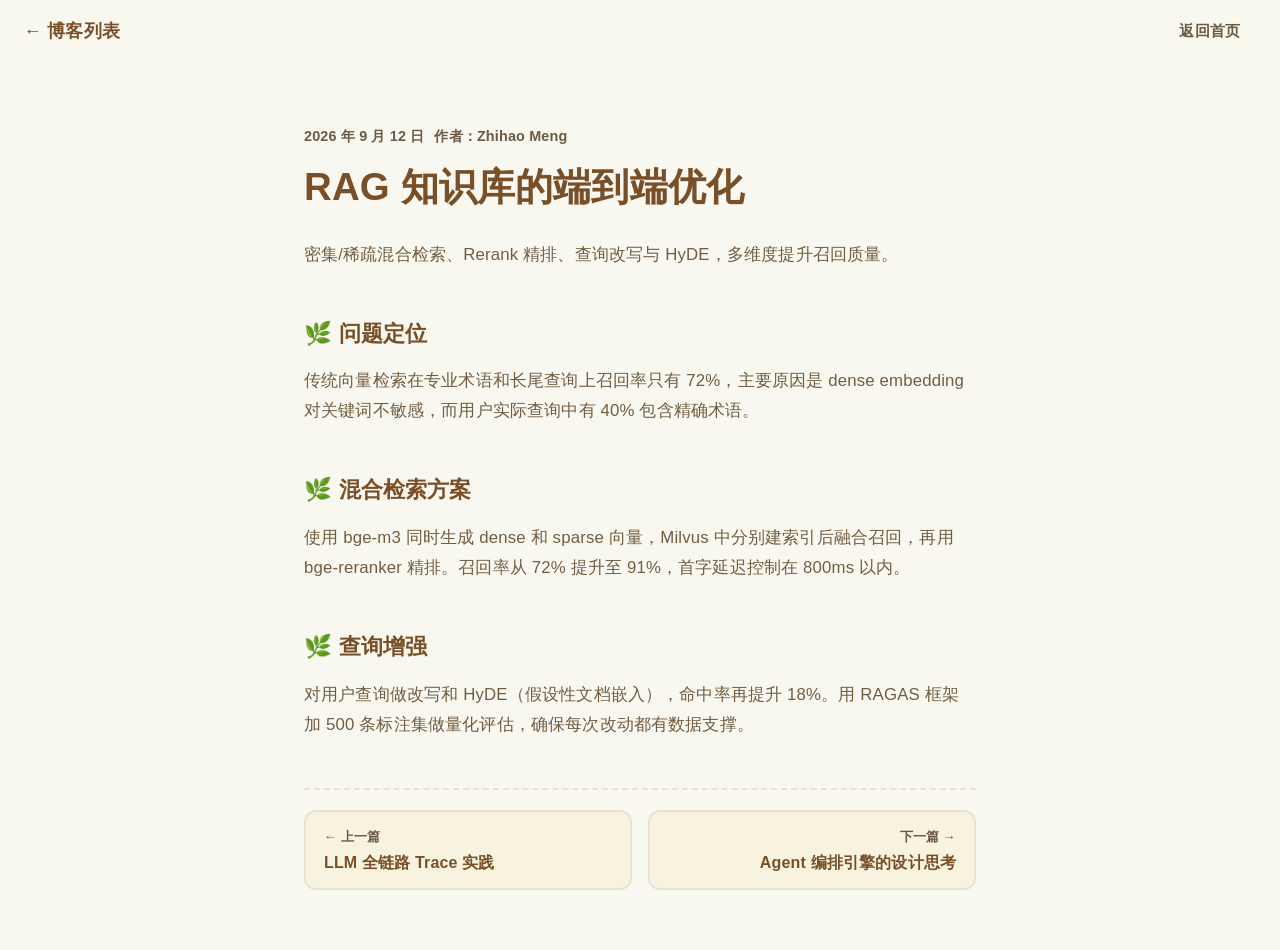
<file: blog/rag-optimization.html>
<!DOCTYPE html>
<html lang="zh-CN">
<head>
  <meta charset="UTF-8" />
  <meta name="viewport" content="width=device-width, initial-scale=1.0" />
  <script>
    // 主题初始化：在样式生效前把 localStorage 里的 site-theme 写到 html[data-theme]，避免深色模式闪白
    (() => {
      try {
        const stored = localStorage.getItem("site-theme");
        const dark = stored ? stored === "dark" : window.matchMedia("(prefers-color-scheme: dark)").matches;
        document.documentElement.setAttribute("data-theme", dark ? "dark" : "light");
      } catch (_) {
        document.documentElement.setAttribute("data-theme", "light");
      }
    })();
  </script>
  <title>RAG 知识库的端到端优化 · Zhihao Meng</title>
  <meta name="description" content="RAG 知识库的端到端优化实践：bge-m3 密集/稀疏混合检索、Rerank 精排、查询改写与 HyDE，召回率 72%→91%、首字&lt;800ms，并用 RAGAS 量化评估。" />
  <meta name="keywords" content="RAG,混合检索,Rerank,HyDE,RAGAS,bge-m3" />
  <meta name="author" content="Zhihao Meng" />
  <meta name="robots" content="index, follow" />
  <link rel="canonical" href="https://amengnew.github.io/person_website/blog/rag-optimization.html" />
  <link rel="icon" type="image/svg+xml" href="../favicon.svg" />
  <link rel="apple-touch-icon" href="../favicon.svg" />
  <!-- Open Graph -->
  <meta property="og:type" content="article" />
  <meta property="og:site_name" content="Zhihao Meng" />
  <meta property="og:title" content="RAG 知识库的端到端优化 · Zhihao Meng" />
  <meta property="og:description" content="RAG 知识库的端到端优化实践：bge-m3 密集/稀疏混合检索、Rerank 精排、查询改写与 HyDE，召回率 72%→91%、首字&lt;800ms，并用 RAGAS 量化评估。" />
  <meta property="og:url" content="https://amengnew.github.io/person_website/blog/rag-optimization.html" />
  <meta property="og:locale" content="zh_CN" />
  <meta property="og:image" content="https://amengnew.github.io/person_website/assets/og-image.png" />
  <meta property="og:image:width" content="1200" />
  <meta property="og:image:height" content="630" />
  <meta property="og:image:alt" content="RAG 知识库的端到端优化 · Zhihao Meng" />
  <meta property="article:author" content="Zhihao Meng" />
  <meta property="article:published_time" content="2026-09-12" />
  <meta property="article:section" content="AI 工程" />
  <!-- Twitter Card -->
  <meta name="twitter:card" content="summary_large_image" />
  <meta name="twitter:title" content="RAG 知识库的端到端优化 · Zhihao Meng" />
  <meta name="twitter:description" content="混合检索 + Rerank + 查询改写：召回率 72%→91%、首字&lt;800ms 的 RAG 优化实践。" />
  <meta name="twitter:image" content="https://amengnew.github.io/person_website/assets/og-image.png" />
  <link rel="prev" href="llm-tracing.html" />
  <link rel="next" href="agent-orchestration.html" />
  <link rel="stylesheet" href="../styles.css" />
  <style>
    /* 文章页局部样式：作者行与上下篇导航，全部复用站点颜色变量，跟随深浅色主题 */
    .post-meta { display: flex; flex-wrap: wrap; align-items: baseline; gap: 4px 10px; margin-bottom: 6px; }
    .post-meta .post-date { margin: 0; }
    .post-author { font-size: 0.9rem; color: var(--text-muted); font-weight: 600; }
    .post-nav { display: flex; gap: 16px; flex-wrap: wrap; margin-top: 48px; padding-top: 20px; border-top: 2px dashed var(--border-light); }
    .post-nav-item { display: flex; flex-direction: column; gap: 4px; flex: 1 1 240px; padding: 14px 18px; border: 2px solid var(--border-light); border-radius: var(--r-sm); background: var(--bg-content); transition: border-color 0.2s ease, transform 0.2s ease; }
    .post-nav-item:hover { border-color: var(--primary); transform: translateY(-1px); }
    .post-nav-next { text-align: right; margin-left: auto; }
    .post-nav-label { font-size: 0.8rem; color: var(--text-muted); font-weight: 700; }
    .post-nav-title { font-size: 1rem; font-weight: 700; color: var(--text); line-height: 1.4; }
  </style>
  <script type="application/ld+json">
  {
    "@context": "https://schema.org",
    "@type": "BlogPosting",
    "headline": "RAG 知识库的端到端优化",
    "description": "RAG 知识库的端到端优化实践：bge-m3 密集/稀疏混合检索、Rerank 精排、查询改写与 HyDE，召回率 72%→91%、首字<800ms，并用 RAGAS 量化评估。",
    "url": "https://amengnew.github.io/person_website/blog/rag-optimization.html",
    "mainEntityOfPage": { "@type": "WebPage", "@id": "https://amengnew.github.io/person_website/blog/rag-optimization.html" },
    "datePublished": "2026-09-12",
    "dateModified": "2026-09-12",
    "inLanguage": "zh-CN",
    "keywords": ["RAG", "混合检索", "Rerank", "HyDE", "RAGAS"],
    "author": {
      "@type": "Person",
      "name": "Zhihao Meng",
      "url": "https://amengnew.github.io/person_website/",
      "sameAs": "https://github.com/amengnew"
    },
    "publisher": {
      "@type": "Person",
      "name": "Zhihao Meng",
      "url": "https://amengnew.github.io/person_website/"
    },
    "isPartOf": {
      "@type": "Blog",
      "name": "Zhihao Meng 的博客",
      "url": "https://amengnew.github.io/person_website/blog.html"
    }
  }
  </script>
</head>
<body>
  <a href="#main-content" class="skip-link" aria-label="跳到主要内容">跳到主要内容</a>
  <header class="nav">
    <a href="../blog.html" class="nav-brand">← 博客列表</a>
    <nav class="nav-links" aria-label="站点导航">
      <a class="nav-link" href="../index.html">返回首页</a>
    </nav>
  </header>
  <article class="post-page container" id="main-content">
    <div class="post-meta">
      <time class="post-date" datetime="2026-09-12">2026 年 9 月 12 日</time>
      <span class="post-author">作者：Zhihao Meng</span>
    </div>
    <h1>RAG 知识库的端到端优化</h1>
    <p>密集/稀疏混合检索、Rerank 精排、查询改写与 HyDE，多维度提升召回质量。</p>
    <h2>问题定位</h2>
    <p>传统向量检索在专业术语和长尾查询上召回率只有 72%，主要原因是 dense embedding 对关键词不敏感，而用户实际查询中有 40% 包含精确术语。</p>
    <h2>混合检索方案</h2>
    <p>使用 bge-m3 同时生成 dense 和 sparse 向量，Milvus 中分别建索引后融合召回，再用 bge-reranker 精排。召回率从 72% 提升至 91%，首字延迟控制在 800ms 以内。</p>
    <h2>查询增强</h2>
    <p>对用户查询做改写和 HyDE（假设性文档嵌入），命中率再提升 18%。用 RAGAS 框架加 500 条标注集做量化评估，确保每次改动都有数据支撑。</p>

    <nav class="post-nav" aria-label="文章导航">
      <a class="post-nav-item post-nav-prev" href="llm-tracing.html" rel="prev">
        <span class="post-nav-label">← 上一篇</span>
        <span class="post-nav-title">LLM 全链路 Trace 实践</span>
      </a>
      <a class="post-nav-item post-nav-next" href="agent-orchestration.html" rel="next">
        <span class="post-nav-label">下一篇 →</span>
        <span class="post-nav-title">Agent 编排引擎的设计思考</span>
      </a>
    </nav>
  </article>
</body>
</html>
</file>
<file: styles.css>
﻿/* ============================================================
   Zhihao Meng - Animal Crossing Cat Theme
   Design tokens adapted from animal-island-ui
   ============================================================ */
:root {
  --font: Nunito, "Noto Sans SC", -apple-system, "PingFang SC", "Hiragino Sans GB", "Microsoft YaHei", sans-serif;
  --primary: #19c8b9;
  --primary-hover: #3dd4c6;
  --primary-active: #11a89b;
  --primary-bg: #e6f9f6;
  --text: #794f27;
  --text-body: #725d42;
  --text-secondary: #7d6c56;
  --text-muted: #6b5a45;
  --text-disabled: #c4b89e;
  --bg: #f8f8f0;
  --bg-content: rgb(247, 243, 223);
  --bg-secondary: #f0e8d8;
  --border: #c4b89e;
  --border-light: #e8e2d6;
  --border-hover: #a89878;
  --r-sm: 12px;
  --r-base: 18px;
  --r-lg: 24px;
  --r-pill: 50px;
  --shadow-btn: #bdaea0;
  --shadow-soft: 0 2px 4px 0 rgba(61, 52, 40, 0.06);
  --shadow-base: 0 3px 10px 0 rgba(61, 52, 40, 0.1);
  --shadow-lg: 0 8px 24px 0 rgba(61, 52, 40, 0.14);
  --focus-yellow: #ffcc00;
  --focus-yellow-d: #e0b800;
  --c-pink: #f8a6b2;
  --c-pink-text: #a85565;
  --c-pink-bg: #fde4e8;
  --c-blue: #889df0;
  --c-blue-text: #4a5a8a;
  --c-blue-bg: #e8edff;
  --c-yellow: #f7cd67;
  --c-yellow-text: #7a6528;
  --c-yellow-bg: #fff8e0;
  --c-orange: #e59266;
  --c-orange-text: #8a4a2a;
  --c-orange-bg: #fff0e8;
  --c-teal: #82d5bb;
  --c-teal-text: #2a6b5a;
  --c-teal-bg: #e8faf5;
  --c-green: #8ac68a;
  --c-green-text: #3a6b3a;
  --c-green-bg: #e8f5e8;
  --c-warm-peach: #e18c6f;
  --c-warm-peach-text: #8a4a2a;
  --c-warm-peach-bg: #fff0e8;
  --c-brown: #9a835a;
  --c-brown-text: #5a4a2a;
  --c-brown-bg: #f5f0e0;
  --ease: cubic-bezier(0.4, 0, 0.2, 1);
  --dur-fast: 0.15s;
  --dur: 0.25s;
  --dur-slow: 0.35s;
  --maxw: 1080px;
}
* { box-sizing: border-box; margin: 0; padding: 0; }

/* Skip-to-content link */
.skip-link {
  position: absolute; top: -100px; left: 12px; z-index: 100;
  padding: 8px 18px; background: var(--text); color: #fff8ec;
  border-radius: var(--r-pill); font-weight: 700; font-size: 0.95rem;
  transition: top var(--dur-fast);
}
.skip-link:focus { top: 12px; }
html { transition: background-color 0.4s ease, color 0.4s ease; scroll-behavior: smooth; scroll-padding-top: 90px; }
body {
  font-family: var(--font);
  color: var(--text);
  background: var(--bg);
  line-height: 1.7;
  font-weight: 500;
  letter-spacing: 0.01em;
  -webkit-font-smoothing: antialiased;
  overflow-x: hidden;
}
a { color: inherit; text-decoration: none; }
img, svg { display: block; max-width: 100%; }
.container { width: 100%; max-width: var(--maxw); margin: 0 auto; padding: 0 24px; }
.band { padding: 72px 0; position: relative; }
.band-alt { background: var(--bg-secondary); }
.center { text-align: center; }

/* Section Title - Ribbon Banner */
.section-title {
  display: inline-flex; align-items: center; gap: 8px; position: relative;
  font-family: var(--font); font-weight: 800;
  font-size: clamp(1.5rem, 1rem + 1.4vw, 2rem); line-height: 1; letter-spacing: 0.02em;
  color: var(--text); padding: 0.55em 1.6em;
  background: var(--bg-content); border: 2px solid var(--border); border-radius: var(--r-sm);
  box-shadow: 0 4px 0 0 var(--shadow-btn);
  clip-path: polygon(0 0, calc(100% - 0.6em) 0, 100% 50%, calc(100% - 0.6em) 100%, 0 100%, 0.6em 50%);
  margin-bottom: 8px;
}
.section-title.center { display: inline-flex; }
.ribbon-teal   { background: var(--c-teal);   color: var(--c-teal-text); border-color: #40a880; box-shadow: 0 4px 0 0 #186048; }
.ribbon-orange { background: var(--c-orange); color: var(--c-orange-text); border-color: #c06a30; box-shadow: 0 4px 0 0 #7a3a10; }
.ribbon-blue   { background: var(--c-blue);   color: var(--c-blue-text); border-color: #5068d8; box-shadow: 0 4px 0 0 #2030a0; }
.ribbon-yellow  { background: var(--c-yellow); color: var(--c-yellow-text); border-color: #d4a030; box-shadow: 0 4px 0 0 #8a6010; }
.ribbon-green   { background: var(--c-green);  color: var(--c-green-text); border-color: #509050; box-shadow: 0 4px 0 0 #205020; }
.ribbon-pink    { background: var(--c-warm-peach); color: var(--c-warm-peach-text); border-color: #b85a30; box-shadow: 0 4px 0 0 #6a2a10; }
/* one dark ink keeps every ribbon >=4:1 in both light and dark themes */
.ribbon-teal, .ribbon-orange, .ribbon-blue, .ribbon-yellow, .ribbon-green, .ribbon-pink { color: #241a12; }
.section-title .ribbon-emoji { font-size: 0.9em; }
.section-sub { color: var(--text-muted); margin-bottom: 34px; font-size: 1rem; font-weight: 500; }
.center .section-sub { margin-top: 4px; }

/* Navigation */
.nav {
  position: sticky; top: 0; z-index: 60; display: flex; align-items: center; gap: 12px; padding: 10px 24px;
  background: rgba(248, 248, 240, 0.88); backdrop-filter: saturate(140%) blur(10px);
  border-bottom: 2px solid transparent; transition: border-color var(--dur), box-shadow var(--dur), background var(--dur);
}
.nav.scrolled { border-bottom-color: var(--border-light); box-shadow: 0 3px 10px 0 rgba(61, 52, 40, 0.1); }
[data-theme="dark"] .nav { background: rgba(30, 27, 24, 0.9); }
[data-theme="dark"] .nav.scrolled { box-shadow: 0 3px 12px 0 rgba(0, 0, 0, 0.4); }
.nav-brand { display: flex; align-items: center; gap: 8px; font-weight: 800; font-size: 1.12rem; color: var(--text); letter-spacing: 0.01em; }
.nav-brand .leaf { font-size: 1.3em; line-height: 1; }
.nav-title .dot { color: var(--primary); }
.nav-links { display: flex; gap: 6px; margin-left: auto; align-items: center; }
.nav-link { padding: 8px 16px; border-radius: var(--r-pill); font-weight: 600; font-size: 0.95rem; color: var(--text-muted); transition: background var(--dur-fast), color var(--dur-fast); }
.nav-link:hover, .nav-link.active { background: var(--primary-bg); color: var(--primary-active); }
.nav-gh {
  display: inline-flex; align-items: center; justify-content: center; width: 40px; height: 40px;
  border-radius: var(--r-pill); color: #fff; background: var(--text); box-shadow: 0 3px 0 0 var(--shadow-btn);
  transition: transform var(--dur-fast), background var(--dur-fast), box-shadow var(--dur-fast);
}
.nav-gh:hover { transform: translateY(-1px); background: var(--primary); box-shadow: 0 4px 0 0 var(--primary-active); }
.nav-gh:active { transform: translateY(2px); box-shadow: 0 1px 0 0 var(--shadow-btn); }
.nav-toggle { display: none; flex-direction: column; gap: 5px; background: none; border: 0; cursor: pointer; padding: 8px; margin-left: auto; }
.nav-toggle span { width: 22px; height: 2.4px; border-radius: 2px; background: var(--text); transition: transform var(--dur), opacity var(--dur); }
.nav-toggle.open span:nth-child(1) { transform: translateY(7.4px) rotate(45deg); }
.nav-toggle.open span:nth-child(2) { opacity: 0; }
.nav-toggle.open span:nth-child(3) { transform: translateY(-7.4px) rotate(-45deg); }
.lang-toggle {
  flex: none; min-width: 44px; height: 38px; padding: 0 14px; border-radius: var(--r-pill);
  border: 2px solid var(--border); background: var(--bg-content); color: var(--text);
  font-weight: 800; font-size: 0.85rem; font-family: inherit; cursor: pointer; box-shadow: 0 3px 0 0 var(--shadow-btn);
  transition: transform var(--dur-fast), border-color var(--dur-fast), color var(--dur-fast);
}
.lang-toggle:hover { transform: translateY(-1px); border-color: var(--primary); color: var(--primary-active); }
.lang-toggle:active { transform: translateY(2px); box-shadow: 0 1px 0 0 var(--shadow-btn); }

/* HERO */
.hero {
  --hero-sky-top: #fdf8ee;
  --hero-sky-bottom: #e8f6ee;
  --hero-glow: #d5efe2;
  --hero-sun: rgba(247, 205, 103, 0.22);
  position: relative; overflow: hidden;
  min-height: calc(100svh - 76px);
  display: flex; align-items: center;
  padding: 40px 0 56px;
  background:
    radial-gradient(820px 460px at 74% 34%, var(--hero-glow), transparent 62%),
    radial-gradient(520px 340px at 10% 6%, var(--hero-sun), transparent 60%),
    linear-gradient(180deg, var(--hero-sky-top), var(--hero-sky-bottom));
}
[data-theme="dark"] .hero {
  --hero-sky-top: #0a1712;
  --hero-sky-bottom: #0e241b;
  --hero-glow: #17402f;
  --hero-sun: rgba(61, 212, 198, 0.10);
}
.hero-bg { position: absolute; inset: 0; z-index: 0; pointer-events: none; overflow: hidden; }
.hero-blob { position: absolute; border-radius: 50%; }
.hero-blob-1 {
  width: 360px; height: 360px; right: 4%; top: 6%;
  background: radial-gradient(circle at 38% 38%, rgba(255, 255, 255, 0.8), rgba(213, 239, 226, 0.22) 58%, transparent 70%);
  animation: heroBlob 15s ease-in-out infinite;
}
.hero-blob-2 {
  width: 180px; height: 180px; right: 8%; bottom: 12%;
  background: radial-gradient(circle at 40% 40%, rgba(255, 226, 170, 0.28), rgba(255, 226, 170, 0.04) 66%, transparent 74%);
  animation: heroBlob 19s ease-in-out infinite reverse;
}
[data-theme="dark"] .hero-blob-1 { background: radial-gradient(circle at 38% 38%, rgba(70, 160, 130, 0.28), transparent 68%); }
[data-theme="dark"] .hero-blob-2 { background: radial-gradient(circle at 40% 40%, rgba(61, 212, 198, 0.14), transparent 68%); }
@keyframes heroBlob {
  0%, 100% { transform: translate3d(0, 0, 0) scale(1); }
  50% { transform: translate3d(-16px, 14px, 0) scale(1.05); }
}

.hero-inner {
  position: relative; z-index: 1;
  display: grid; grid-template-columns: minmax(0, 1.02fr) minmax(0, 0.98fr);
  align-items: center; gap: clamp(20px, 4vw, 56px);
}
.hero-copy { max-width: 36rem; }
.hero-eyebrow {
  display: inline-flex; align-items: center; gap: 8px;
  padding: 7px 16px; border-radius: var(--r-pill);
  background: var(--bg-content); border: 2px solid var(--border-light);
  color: var(--primary-active); font-weight: 800; font-size: 0.92rem;
  box-shadow: var(--shadow-soft);
}
.hero-eyebrow::before { content: "👋"; font-size: 1.05em; }
.hero-name {
  margin: 18px 0 12px;
  font-size: clamp(2.4rem, 1.4rem + 3.6vw, 4.2rem);
  line-height: 1.03; font-weight: 900; letter-spacing: -0.01em; color: var(--text);
}
.hero-tagline {
  display: flex; align-items: center; gap: 12px;
  font-size: clamp(1rem, 0.92rem + 0.5vw, 1.22rem);
  font-weight: 800; color: var(--text-body);
}
.hero-tagline::before { content: ""; width: 38px; height: 3px; border-radius: 3px; background: var(--primary); flex-shrink: 0; }
.hero-stats { display: flex; flex-wrap: wrap; gap: clamp(20px, 3vw, 34px); margin-top: clamp(26px, 3vw, 34px); }
.hero-stat { display: flex; flex-direction: column; gap: 5px; }
.hero-stat-value { font-size: clamp(1.55rem, 1.2rem + 1.1vw, 2rem); font-weight: 900; line-height: 1; color: var(--text); }
.hero-stat-unit { font-size: 0.55em; font-weight: 800; margin-left: 2px; color: var(--text-secondary); }
.hero-stat-label { font-size: 0.84rem; font-weight: 700; color: var(--text-muted); }
.hero-cta { display: flex; flex-wrap: wrap; gap: 14px; margin-top: clamp(28px, 3.4vw, 38px); }
.hero-btn {
  display: inline-flex; align-items: center; justify-content: center;
  min-height: 48px; padding: 0 26px; border-radius: var(--r-pill);
  font-weight: 800; font-size: 0.98rem; text-decoration: none;
  border: 2px solid transparent;
  transition: transform var(--dur-fast), box-shadow var(--dur-fast), background-color var(--dur-fast), color var(--dur-fast), border-color var(--dur-fast);
}
.hero-btn:focus-visible { outline: 3px solid var(--focus-yellow); outline-offset: 3px; }
.hero-btn-primary { background: var(--text); color: #fff8ec; box-shadow: 0 4px 0 0 #5b3a1c; }
.hero-btn-primary:hover { transform: translateY(-2px); box-shadow: 0 6px 0 0 #5b3a1c; }
.hero-btn-primary:active { transform: translateY(2px); box-shadow: 0 1px 0 0 #5b3a1c; }
.hero-btn-ghost { background: var(--bg-content); border-color: var(--border); color: var(--text); box-shadow: var(--shadow-soft); }
.hero-btn-ghost:hover { border-color: var(--primary); color: var(--primary-active); transform: translateY(-2px); box-shadow: var(--shadow-base); }
[data-theme="dark"] .hero-btn-primary { background: var(--primary-active); color: #06231f; box-shadow: 0 4px 0 0 #0b3b33; }

.hero-stage {
  justify-self: center; width: min(100%, 500px);
  display: flex; flex-direction: column; align-items: center;
}
.cat3d { position: relative; width: 100%; aspect-ratio: 1 / 1; }
.cat3d canvas { display: block; width: 100%; height: 100%; border-radius: 22px; }
.cat-portrait {
  position: relative; width: 100%; aspect-ratio: 1 / 1; margin: 0;
  border-radius: 30px; overflow: hidden;
  border: 3px solid rgba(255, 252, 244, 0.9);
  box-shadow:
    0 2px 0 0 rgba(255, 255, 255, 0.6) inset,
    0 18px 44px -12px rgba(61, 52, 40, 0.42),
    0 6px 18px -6px rgba(61, 52, 40, 0.25);
  transform-style: preserve-3d;
  will-change: transform;
  transition: transform 0.18s ease-out, box-shadow 0.25s ease;
  cursor: pointer;
  background: var(--bg-secondary);
  touch-action: pan-y;
}
.cat-portrait--fallback { display: none; }
.cat3d.is-fallback + .cat-portrait--fallback { display: block; }
/* photo mode (user-selected or WebGL fallback) */
.hero-stage.is-photo .cat3d { display: none; }
.hero-stage.is-photo .cat-portrait--fallback,
.cat-portrait--fallback.force-show { display: block; }
.hero-media-switch {
  display: inline-flex; gap: 2px; margin-top: 10px; padding: 3px;
  background: var(--bg-content); border: 2px solid var(--border-light);
  border-radius: var(--r-pill); box-shadow: var(--shadow-soft);
}
.hero-media-btn {
  border: 0; background: transparent; cursor: pointer;
  font-family: inherit; font-weight: 800; font-size: 0.78rem;
  color: var(--text-muted); padding: 4px 12px; border-radius: var(--r-pill);
  min-height: 28px; transition: background-color var(--dur-fast), color var(--dur-fast);
}
.hero-media-btn:hover { color: var(--text); }
.hero-media-btn.is-active { background: var(--text); color: #fff8ec; }
.hero-media-btn:focus-visible { outline: 3px solid var(--focus-yellow); outline-offset: 2px; }
.cat-portrait img {
  display: block; width: 100%; height: 100%; object-fit: cover;
  transform: scale(1.02);
  transition: transform 0.5s ease;
}
.cat-portrait:hover img { transform: scale(1.045); }
.cat-portrait:focus-visible { outline: 3px solid var(--focus-yellow); outline-offset: 4px; }
/* warm tint + soft gloss so the photo sits inside the site palette */
.cat-portrait-gloss {
  position: absolute; inset: 0; pointer-events: none;
  background:
    radial-gradient(120% 90% at 22% 12%, rgba(255, 249, 235, 0.34), transparent 58%),
    linear-gradient(180deg, rgba(255, 236, 205, 0.08) 0%, rgba(31, 60, 47, 0.12) 100%);
  mix-blend-mode: soft-light;
}
.cat-portrait-ring {
  position: absolute; inset: 10px; pointer-events: none;
  border: 1px solid rgba(255, 255, 255, 0.28);
  border-radius: 22px;
}
[data-theme="dark"] .cat-portrait {
  border-color: rgba(232, 220, 200, 0.22);
  box-shadow:
    0 18px 44px -12px rgba(0, 0, 0, 0.65),
    0 6px 18px -6px rgba(0, 0, 0, 0.45);
}
[data-theme="dark"] .cat-portrait-gloss {
  background:
    radial-gradient(120% 90% at 22% 12%, rgba(120, 200, 175, 0.16), transparent 58%),
    linear-gradient(180deg, rgba(10, 30, 22, 0.18) 0%, rgba(8, 24, 18, 0.36) 100%);
}
.cat-portrait-fallback {
  display: none; position: absolute; inset: 0;
  align-items: center; justify-content: center;
  font-size: clamp(6rem, 18vw, 11rem);
  filter: drop-shadow(0 18px 24px rgba(61, 52, 40, 0.18));
}
.cat-portrait-fallback.show { display: flex; animation: catFallbackFloat 4s ease-in-out infinite; }
@keyframes catFallbackFloat {
  0%, 100% { transform: translateY(0) rotate(-2deg); }
  50% { transform: translateY(-12px) rotate(2deg); }
}
.cat-portrait-hint {
  margin-top: 8px; white-space: nowrap; font-size: 0.8rem; font-weight: 700;
  color: var(--text-secondary); background: var(--bg-content);
  border: 2px solid var(--border-light); border-radius: var(--r-pill);
  padding: 5px 14px; box-shadow: var(--shadow-soft); pointer-events: none;
}
.hero-scroll-hint {
  position: absolute; left: 50%; bottom: 20px; transform: translateX(-50%);
  display: flex; flex-direction: column; align-items: center; gap: 2px;
  color: var(--text-secondary); font-size: 0.82rem; font-weight: 700;
  text-decoration: none; animation: hintBounce 2.2s ease-in-out infinite;
}
.hero-scroll-hint:hover { color: var(--primary-active); }
.hero-scroll-arrow { font-size: 1.1rem; }
@keyframes hintBounce {
  0%, 100% { transform: translateX(-50%) translateY(0); }
  50% { transform: translateX(-50%) translateY(5px); }
}


/* About */
.about-card {
  display: grid; grid-template-columns: auto 1fr; gap: 34px; align-items: center;
  background:
    radial-gradient(circle, rgba(196, 184, 158, 0.15) 1.5px, transparent 1.5px),
    radial-gradient(circle, rgba(196, 184, 158, 0.1) 1px, transparent 1px),
    var(--bg-content);
  background-size: 28px 28px, 14px 14px; background-position: 0 0, 7px 7px;
  border: 2px solid var(--border); border-radius: var(--r-lg); padding: 36px; box-shadow: var(--shadow-base);
  transition: transform var(--dur-slow), box-shadow var(--dur-slow);
}
.about-card:hover { transform: translateY(-2px); box-shadow: var(--shadow-lg); }
.about-avatar {
  width: 120px; height: 120px; flex: none; border-radius: var(--r-lg); background: var(--c-teal-bg); border: 2px solid var(--c-teal);
  display: flex; align-items: center; justify-content: center; font-size: 4rem; line-height: 1; box-shadow: 0 4px 0 0 #40a880;
}
.about-text { color: var(--text-muted); margin-top: 10px; font-size: 1rem; }
.about-text:first-of-type { margin-top: 14px; }
.about-tags { display: flex; flex-wrap: wrap; gap: 10px; margin-top: 18px; list-style: none; }
.about-tags li {
  background: var(--bg-content); border: 2px solid var(--border); padding: 6px 16px; border-radius: var(--r-pill);
  font-size: 0.9rem; font-weight: 700; color: var(--text-body); box-shadow: 0 2px 0 0 var(--shadow-btn); transition: transform var(--dur-fast);
}
.about-tags li:hover { transform: translateY(-2px); }

/* Experience */
.exp-list { display: flex; flex-direction: column; gap: 22px; }
.exp-card {
  background:
    radial-gradient(circle, rgba(229, 146, 102, 0.18) 1.5px, transparent 1.5px),
    radial-gradient(circle, rgba(255, 190, 150, 0.12) 1px, transparent 1px),
    var(--c-orange-bg);
  background-size: 28px 28px, 14px 14px; background-position: 0 0, 7px 7px;
  border: 2px solid var(--c-orange); border-radius: var(--r-lg); padding: 28px 30px; box-shadow: var(--shadow-base);
  transition: transform var(--dur-slow), box-shadow var(--dur-slow);
}
.exp-card:hover { transform: translateY(-2px); box-shadow: var(--shadow-lg); }
.exp-head { display: flex; flex-wrap: wrap; justify-content: space-between; align-items: flex-start; gap: 10px; margin-bottom: 18px; padding-bottom: 16px; border-bottom: 2px dashed var(--c-orange); }
.exp-company { font-family: var(--font); font-size: 1.25rem; font-weight: 800; color: var(--c-orange-text); }
.exp-position { color: var(--c-orange-text); font-weight: 600; font-size: 0.95rem; margin-top: 2px; opacity: 0.85; }
.exp-period { flex: none; align-self: flex-start; background: var(--bg-content); color: var(--c-orange-text); font-weight: 700; font-size: 0.85rem; padding: 6px 14px; border-radius: var(--r-pill); border: 2px solid var(--c-orange); }
.exp-bullets { list-style: none; display: flex; flex-direction: column; gap: 11px; }
.exp-bullets li { position: relative; padding-left: 28px; color: var(--c-orange-text); font-size: 0.97rem; line-height: 1.7; }
.exp-bullets li::before { content: "\1F43E"; position: absolute; left: 0; top: 0; font-size: 0.9rem; }
.exp-bullets li:nth-child(even)::before { content: "\1F343"; }

/* Projects */
.project-grid { display: grid; grid-template-columns: repeat(auto-fill, minmax(280px, 1fr)); gap: 22px; }
.project-card {
  display: flex; flex-direction: column; gap: 12px;
  background:
    radial-gradient(circle, rgba(136, 157, 240, 0.18) 1.5px, transparent 1.5px),
    radial-gradient(circle, rgba(180, 195, 255, 0.12) 1px, transparent 1px),
    var(--c-blue-bg);
  background-size: 28px 28px, 14px 14px; background-position: 0 0, 7px 7px;
  border: 2px solid var(--c-blue); border-radius: var(--r-lg); padding: 24px; box-shadow: var(--shadow-base);
  transition: transform var(--dur-slow), box-shadow var(--dur-slow);
}
.project-card:hover { transform: translateY(-4px); box-shadow: var(--shadow-lg); }
.project-card:nth-child(2n) {
  background:
    radial-gradient(circle, rgba(130, 213, 187, 0.18) 1.5px, transparent 1.5px),
    radial-gradient(circle, rgba(170, 235, 210, 0.12) 1px, transparent 1px),
    var(--c-teal-bg);
  background-size: 28px 28px, 14px 14px; background-position: 0 0, 7px 7px;
  border-color: var(--c-teal);
}
.project-head { display: flex; align-items: center; gap: 14px; }
.project-icon { width: 52px; height: 52px; flex: none; border-radius: var(--r-sm); display: flex; align-items: center; justify-content: center; background: var(--bg-content); color: var(--c-blue-text); border: 2px solid var(--c-blue); box-shadow: 0 3px 0 0 var(--c-blue); }
.project-card:nth-child(2n) .project-icon { color: var(--c-teal-text); border-color: var(--c-teal); box-shadow: 0 3px 0 0 #40a880; }
.project-head > div { min-width: 0; }
.project-name { font-size: 1.15rem; font-weight: 800; font-family: var(--font); color: var(--c-blue-text); line-height: 1.3; }
.project-card:nth-child(2n) .project-name { color: var(--c-teal-text); }
.project-period { color: var(--c-blue-text); font-weight: 700; font-size: 0.82rem; background: var(--bg-content); display: inline-block; margin-top: 4px; padding: 3px 12px; border-radius: var(--r-sm); border: 2px solid var(--c-blue); }
.project-card:nth-child(2n) .project-period { color: var(--c-teal-text); border-color: var(--c-teal); }
.tag-list { display: flex; flex-wrap: wrap; gap: 7px; list-style: none; }
.tag-list li { font-size: 0.8rem; font-weight: 700; color: var(--primary-active); background: var(--primary-bg); padding: 3px 12px; border-radius: var(--r-sm); border: 1.5px solid var(--primary); }
.project-bullets { list-style: none; display: flex; flex-direction: column; gap: 9px; margin-top: 6px; }
.project-bullets li { position: relative; padding-left: 24px; color: var(--c-blue-text); font-size: 0.93rem; line-height: 1.65; }
.project-card:nth-child(2n) .project-bullets li { color: var(--c-teal-text); }
.project-bullets li::before { content: "\1F43E"; position: absolute; left: 0; top: 0.05em; font-size: 0.85rem; }
.project-bullets li:nth-child(even)::before { content: "\1F33F"; }

/* Skills */
.skill-groups { display: grid; grid-template-columns: repeat(auto-fit, minmax(200px, 1fr)); gap: 14px; }
.skill-group {
  background:
    radial-gradient(circle, rgba(247, 205, 103, 0.18) 1.5px, transparent 1.5px),
    radial-gradient(circle, rgba(255, 230, 160, 0.12) 1px, transparent 1px),
    var(--c-yellow-bg);
  background-size: 28px 28px, 14px 14px; background-position: 0 0, 7px 7px;
  border: 2px solid var(--c-yellow); border-radius: var(--r-sm); padding: 18px; box-shadow: var(--shadow-soft);
  transition: transform var(--dur-slow), box-shadow var(--dur-slow);
}
.skill-group:hover { transform: translateY(-2px); box-shadow: var(--shadow-base); }
.skill-cat { font-size: 0.88rem; font-weight: 800; color: var(--c-yellow-text); margin-bottom: 10px; padding-bottom: 8px; border-bottom: 2px dashed var(--c-yellow); }
.skill-badges { display: flex; flex-wrap: wrap; gap: 7px; list-style: none; }
.skill-badges li { font-size: 0.82rem; font-weight: 700; color: var(--text-body); background: var(--bg-content); border: 1.5px solid var(--border); padding: 4px 11px; border-radius: 8px; transition: transform var(--dur-fast), border-color var(--dur-fast), color var(--dur-fast); }
.skill-badges li:hover { transform: translateY(-2px); border-color: var(--primary); color: var(--primary-active); }

/* Education */
.edu-grid { display: grid; grid-template-columns: repeat(auto-fit, minmax(260px, 1fr)); gap: 22px; }
.edu-card {
  display: flex; flex-direction: column; gap: 8px;
  background:
    radial-gradient(circle, rgba(138, 198, 138, 0.18) 1.5px, transparent 1.5px),
    radial-gradient(circle, rgba(180, 220, 180, 0.12) 1px, transparent 1px),
    var(--c-green-bg);
  background-size: 28px 28px, 14px 14px; background-position: 0 0, 7px 7px;
  border: 2px solid var(--c-green); border-radius: var(--r-lg); padding: 26px 24px; box-shadow: var(--shadow-base);
  transition: transform var(--dur-slow), box-shadow var(--dur-slow);
}
.edu-card:hover { transform: translateY(-4px); box-shadow: var(--shadow-lg); }
.edu-card:nth-child(2) {
  background:
    radial-gradient(circle, rgba(154, 131, 90, 0.18) 1.5px, transparent 1.5px),
    radial-gradient(circle, rgba(190, 165, 120, 0.12) 1px, transparent 1px),
    var(--c-brown-bg);
  background-size: 28px 28px, 14px 14px; background-position: 0 0, 7px 7px;
  border-color: var(--c-brown);
}
.edu-ic { width: 48px; height: 48px; border-radius: var(--r-sm); display: flex; align-items: center; justify-content: center; background: var(--bg-content); color: var(--c-green-text); border: 2px solid var(--c-green); box-shadow: 0 3px 0 0 #509050; margin-bottom: 4px; }
.edu-card:nth-child(2) .edu-ic { color: var(--c-brown-text); border-color: var(--c-brown); box-shadow: 0 3px 0 0 #705830; }
.edu-school { font-family: var(--font); font-size: 1.12rem; font-weight: 800; color: var(--c-green-text); }
.edu-card:nth-child(2) .edu-school { color: var(--c-brown-text); }
.edu-degree { color: var(--text-muted); font-size: 0.98rem; font-weight: 600; }
.edu-period { align-self: flex-start; font-weight: 700; font-size: 0.82rem; color: var(--c-green-text); background: var(--bg-content); border: 2px solid var(--c-green); padding: 4px 12px; border-radius: var(--r-sm); }
.edu-card:nth-child(2) .edu-period { color: var(--c-brown-text); border-color: var(--c-brown); }

/* Contact */
.contact-card {
  background:
    radial-gradient(circle, rgba(225, 140, 111, 0.18) 1.5px, transparent 1.5px),
    radial-gradient(circle, rgba(255, 185, 160, 0.12) 1px, transparent 1px),
    var(--c-warm-peach-bg);
  background-size: 28px 28px, 14px 14px; background-position: 0 0, 7px 7px;
  border: 2px solid var(--c-warm-peach); border-radius: var(--r-lg); padding: 40px 30px; box-shadow: var(--shadow-base); max-width: 640px; margin: 0 auto;
}
.contact-list { display: flex; flex-direction: column; gap: 12px; margin-top: 8px; }
.contact-item { display: flex; align-items: center; gap: 14px; padding: 14px 18px; border-radius: var(--r-base); background: var(--bg-content); border: 2px solid var(--border); box-shadow: 0 3px 0 0 var(--shadow-btn); transition: transform var(--dur-fast), border-color var(--dur-fast); }
.contact-item:hover { transform: translateX(4px); border-color: var(--c-warm-peach); }
.contact-ic { width: 42px; height: 42px; flex: none; border-radius: var(--r-sm); display: flex; align-items: center; justify-content: center; color: #fff; background: var(--c-warm-peach); box-shadow: 0 2px 0 0 #b85a30; }
.contact-item:nth-child(2) .contact-ic { background: var(--primary); box-shadow: 0 2px 0 0 var(--primary-active); }
.contact-item:nth-child(3) .contact-ic { background: var(--c-pink); box-shadow: 0 2px 0 0 var(--c-pink-text); }
.contact-label b { display: block; font-size: 1rem; color: var(--text); }
.contact-label span { font-size: 0.86rem; color: var(--text-muted); }

/* Footer */
.footer { background: var(--bg-secondary); padding: 30px 0; border-top: 2px dashed var(--border); }
.footer-inner { display: flex; align-items: center; justify-content: center; gap: 12px; flex-direction: column; }
.footer-emoji { font-size: 1.4rem; animation: wag 2.4s ease-in-out infinite; display: inline-block; transform-origin: bottom center; }
@keyframes wag { 0%, 100% { transform: rotate(-7deg); } 50% { transform: rotate(7deg); } }
.footer-text { color: var(--text-muted); font-size: 0.9rem; font-weight: 500; }

/* Back to top */
.to-top {
  position: fixed; right: 22px; bottom: 22px; z-index: 50; width: 48px; height: 48px; border-radius: var(--r-pill);
  border: none; cursor: pointer; background: var(--text); color: #fff8ec; box-shadow: 0 5px 0 0 rgba(0, 0, 0, 0.25);
  display: flex; align-items: center; justify-content: center; opacity: 0; transform: translateY(16px) scale(0.85); pointer-events: none;
  transition: opacity var(--dur), transform var(--dur);
}
.to-top.show { opacity: 1; transform: translateY(0) scale(1); pointer-events: auto; }
.to-top:hover { transform: translateY(-1px); box-shadow: 0 6px 0 0 rgba(0, 0, 0, 0.25); }
.to-top:active { transform: translateY(2px); box-shadow: 0 1px 0 0 rgba(0, 0, 0, 0.25); }

/* Scroll reveal handled by GSAP ScrollTrigger */

/* Meow bubble (easter egg) */
.meow-bubble {
  position: fixed; z-index: 9997;
  background: var(--bg-content); border: 2px solid var(--border); color: var(--primary-active);
  font-weight: 700; padding: 10px 20px; border-radius: var(--r-pill); box-shadow: var(--shadow-base);
  font-size: 0.95rem; white-space: nowrap; pointer-events: none;
  transform: translateY(8px) scale(0.9); opacity: 0;
  transition: opacity 0.3s ease, transform 0.3s ease;
}
.meow-bubble.show { opacity: 1; transform: translateY(0) scale(1); }
.meow-bubble--side::after {
  content: ""; position: absolute; top: 50%; right: -10px; transform: translateY(-50%);
  border: 10px solid transparent; border-left-color: var(--bg-content); border-right: 0;
}
@media (max-width: 900px) {
  .meow-bubble--side::after { display: none; }
}

/* Responsive */
@media (max-width: 880px) {
  .hero { padding: 28px 0 72px; }
  .hero-inner { grid-template-columns: 1fr; gap: 2px; justify-items: center; }
  .hero-stage { order: -1; width: min(74vw, 320px); }
  .hero-copy { text-align: center; }
  .hero-eyebrow { margin: 0 auto; }
  .hero-tagline { justify-content: center; }
  .hero-cta, .hero-stats { justify-content: center; }
}
@media (max-width: 760px) {
  .nav-links {
    position: absolute; top: 100%; left: 0; right: 0; flex-direction: column; align-items: stretch;
    gap: 0; margin: 0; padding: 10px 18px 16px; background: var(--bg); border-bottom: 2px solid var(--border-light);
    box-shadow: var(--shadow-lg); transform: translateY(-12px); opacity: 0; pointer-events: none; visibility: hidden;
    transition: opacity var(--dur), transform var(--dur), visibility var(--dur);
  }
  .nav-links.open { transform: none; opacity: 1; pointer-events: auto; visibility: visible; }
  .nav-link { padding: 12px 16px; border-radius: var(--r-sm); }
  .nav-toggle { display: flex; }
  .nav-gh { order: 1; }
  .lang-toggle { order: 2; margin-left: auto; }
  .about-card { grid-template-columns: 1fr; text-align: center; gap: 20px; }
  .about-avatar { margin: 0 auto; }
  .about-tags { justify-content: center; }
  .contact-card { padding: 28px 18px; }
  .band { padding: 56px 0; }
}
@media (max-width: 420px) {
  .container { padding: 0 18px; }
  .hero-stats { gap: 18px; }
  .hero-stat-value { font-size: 1.45rem; }
  .hero-btn { min-height: 46px; padding: 0 20px; font-size: 0.92rem; }
  .nav-brand { font-size: 0.98rem; }
  .nav .theme-toggle, .nav .lang-toggle { min-width: 40px; min-height: 40px; }
  .section-title { font-size: 1.35rem; padding: 0.5em 1.3em; }
}
@media (prefers-reduced-motion: reduce) {
  *, *::before, *::after { animation: none !important; transition-duration: 0.01ms !important; scroll-behavior: auto !important; }
  .reveal { opacity: 1; transform: none; }
  .hero-blob, .cat-portrait-fallback, .floating-particles, .hero-scroll-hint { animation: none !important; }
  .cat-portrait { transition: none; }
}


/* ============================================================
   Dark Theme
   ============================================================ */
[data-theme="dark"] {
  --primary: #3dd4c6;
  --primary-hover: #5de0d4;
  --primary-active: #19c8b9;
  --primary-bg: #1a3a36;
  --text: #e8dcc8;
  --text-body: #d4c8b0;
  --text-secondary: #cfc3ad;
  --text-muted: #b9ac96;
  --text-disabled: #6b5d4a;
  --bg: #1e1b18;
  --bg-content: #2a2520;
  --bg-secondary: #24201c;
  --border: #5a4a3a;
  --border-light: #3a3028;
  --border-hover: #7a6a50;
  --shadow-btn: #3a3028;
  --shadow-soft: 0 2px 4px 0 rgba(0,0,0,0.2);
  --shadow-base: 0 3px 10px 0 rgba(0,0,0,0.3);
  --shadow-lg: 0 8px 24px 0 rgba(0,0,0,0.4);
  --c-pink: #d48692;
  --c-pink-text: #c8a0a8;
  --c-pink-bg: #3a282c;
  --c-blue: #6878c0;
  --c-blue-text: #a0a8d0;
  --c-blue-bg: #282c3a;
  --c-yellow: #d4b050;
  --c-yellow-text: #c0a860;
  --c-yellow-bg: #3a3428;
  --c-orange: #c87850;
  --c-orange-text: #c09878;
  --c-orange-bg: #3a2c28;
  --c-teal: #68b898;
  --c-teal-text: #80c0a0;
  --c-teal-bg: #283a30;
  --c-green: #70a870;
  --c-green-text: #90b890;
  --c-green-bg: #283428;
  --c-warm-peach: #c87858;
  --c-warm-peach-text: #c09878;
  --c-warm-peach-bg: #3a2c28;
  --c-brown: #8a7450;
  --c-brown-text: #b0a080;
  --c-brown-bg: #343028;
}

/* Theme toggle */
.theme-toggle {
  background: none; border: none; cursor: pointer; font-size: 1.2rem;
  padding: 4px 6px; border-radius: var(--r-pill); line-height: 1;
  transition: transform var(--dur-fast); display: flex; align-items: center;
}
.theme-toggle:hover { transform: scale(1.15) rotate(15deg); }

/* 3D Card Tilt */
.tilt-card { transform-style: preserve-3d; perspective: 800px; transition: transform 0.1s ease-out; }
.tilt-card:hover { transition: transform 0.15s ease-out; }

/* Typing cursor */
.typing-cursor::after {
  content: "|"; animation: blink 0.8s steps(1) infinite;
  color: var(--primary); font-weight: 300; margin-left: 2px;
}
.typing-cursor.done::after { animation: none; opacity: 0; transition: opacity 0.3s; }
@keyframes blink { 0%, 100% { opacity: 1; } 50% { opacity: 0; } }

/* Enhanced floating particles */
.floating-particles { position: fixed; top: 0; left: 0; width: 100%; height: 100%; pointer-events: none; z-index: 0; overflow: hidden; }
.particle {
  position: absolute; font-size: 1.2rem; opacity: 0;
  animation: floatUp 6s ease-in infinite;
}
@keyframes floatUp {
  0% { opacity: 0; transform: translateY(100vh) rotate(0deg) scale(0.5); }
  10% { opacity: 0.7; }
  90% { opacity: 0.5; }
  100% { opacity: 0; transform: translateY(-10vh) rotate(360deg) scale(1); }
}

/* Staggered reveal */
.stagger-reveal > * { opacity: 0; transform: translateY(20px); transition: opacity 0.5s ease, transform 0.5s ease; }
.stagger-reveal.revealed > *:nth-child(1) { transition-delay: 0s; opacity: 1; transform: none; }
.stagger-reveal.revealed > *:nth-child(2) { transition-delay: 0.1s; opacity: 1; transform: none; }
.stagger-reveal.revealed > *:nth-child(3) { transition-delay: 0.2s; opacity: 1; transform: none; }
.stagger-reveal.revealed > *:nth-child(4) { transition-delay: 0.3s; opacity: 1; transform: none; }
.stagger-reveal.revealed > *:nth-child(5) { transition-delay: 0.4s; opacity: 1; transform: none; }

/* Smooth theme transitions */
body, .nav, .band, .band-alt, .footer, .section-title, .contact-card,
.about-card, .exp-card, .project-card, .edu-card, .skill-group,
.nav-link, .btn, .hero-stats { transition: background-color 0.4s ease, color 0.4s ease, border-color 0.4s ease, box-shadow 0.4s ease; }

/* Nav: space for theme toggle */
.nav .theme-toggle { margin-left: 2px; min-width: 44px; min-height: 44px; }
.nav .lang-toggle { min-width: 44px; min-height: 44px; }
.nav .nav-toggle { min-width: 44px; min-height: 44px; }

/* ============================================================
   Blog List
   ============================================================ */
.blog-list {
  max-width: 640px; margin: 40px auto 0;
  border-top: 2px solid var(--border-light);
}
.blog-item {
  display: flex; align-items: baseline; gap: 20px;
  padding: 18px 8px;
  border-bottom: 2px solid var(--border-light);
  transition: background 0.2s ease, padding-left 0.2s ease;
}
.blog-item:hover { background: var(--bg-secondary); padding-left: 16px; }
.blog-item-date {
  flex-shrink: 0; width: 64px;
  font-size: 0.85rem; color: var(--text-muted); font-weight: 700;
}
.blog-item-title { font-size: 1.05rem; font-weight: 700; color: var(--text); line-height: 1.4; }
.blog-item:hover .blog-item-title { color: var(--c-teal-text); }
.blog-more { margin-top: 22px; text-align: right; }
.blog-more-link {
  display: inline-flex; align-items: center; gap: 6px;
  font-weight: 800; font-size: 0.95rem; color: var(--primary-active);
  text-decoration: none; padding: 8px 12px; border-radius: var(--r-pill);
  transition: background-color var(--dur-fast), color var(--dur-fast);
}
.blog-more-link:hover { background: var(--primary-bg); color: var(--c-teal-text); }
.blog-more-link:focus-visible { outline: 3px solid var(--focus-yellow); outline-offset: 2px; }

/* ============================================================
   Project Compact Cards + Modal
   ============================================================ */
.project-compact-grid {
  display: flex; flex-direction: column; gap: 14px; margin-top: 32px;
}
.project-compact {
  display: flex; align-items: center; justify-content: space-between; gap: 16px;
  background: var(--bg-content); border: 2px solid var(--border);
  border-radius: var(--r-base); padding: 20px 24px;
  box-shadow: 0 3px 0 0 var(--shadow-btn);
  cursor: pointer; text-align: left; font-family: inherit; color: inherit;
  transition: transform 0.15s ease, border-color 0.15s ease, box-shadow 0.15s ease;
}
.project-compact:hover {
  transform: translateY(-2px); border-color: var(--c-blue);
  box-shadow: 0 5px 0 0 var(--shadow-btn), 0 8px 20px rgba(0,0,0,0.08);
}
.project-compact .project-head { display: flex; align-items: center; gap: 14px; flex: 1; }
.project-compact .project-name { font-size: 1rem; font-weight: 800; color: var(--text); line-height: 1.3; }
.project-compact .project-period { font-size: 0.82rem; color: var(--text-muted); }
.project-compact .project-icon {
  width: 44px; height: 44px; flex-shrink: 0;
  display: flex; align-items: center; justify-content: center;
  background: var(--c-blue-bg); color: var(--c-blue-text);
  border-radius: var(--r-sm);
}
.project-expand-hint {
  flex-shrink: 0; font-size: 0.82rem; font-weight: 700;
  color: var(--c-blue-text); white-space: nowrap;
}

.project-modal {
  position: fixed; inset: 0; z-index: 9998;
  display: flex; align-items: center; justify-content: center;
  padding: 24px;
}
.project-modal[hidden] { display: none; }
.project-modal-backdrop {
  position: absolute; inset: 0;
  background: rgba(0,0,0,0.5);
  backdrop-filter: blur(4px);
}
.project-modal-content {
  position: relative; z-index: 1;
  background: var(--bg); border: 2px solid var(--border);
  border-radius: var(--r-lg); max-width: 680px; width: 100%;
  max-height: 80vh; overflow-y: auto;
  padding: 36px;
  box-shadow: 0 20px 60px rgba(0,0,0,0.3);
  animation: modalIn 0.25s cubic-bezier(0.34,1.3,0.64,1);
}
@keyframes modalIn {
  from { opacity: 0; transform: scale(0.92) translateY(20px); }
  to { opacity: 1; transform: scale(1) translateY(0); }
}
.project-modal-close {
  position: absolute; top: 16px; right: 16px;
  width: 36px; height: 36px; border-radius: 50%;
  border: none; background: var(--bg-secondary); color: var(--text);
  font-size: 1.3rem; cursor: pointer; display: flex; align-items: center; justify-content: center;
  transition: background 0.15s;
}
.project-modal-close:hover { background: var(--border-light); }
.project-modal-body h3 { font-size: 1.4rem; font-weight: 800; color: var(--text); margin-bottom: 6px; }
.project-modal-body .modal-period { font-size: 0.88rem; color: var(--text-muted); margin-bottom: 16px; display: block; }
.project-modal-body .tag-list { margin: 0 0 18px; }
.project-modal-body .project-bullets { padding-left: 18px; }
.project-modal-body .project-bullets li {
  font-size: 0.95rem; color: var(--text-body); line-height: 1.7;
  margin-bottom: 12px;
}

/* ============================================================
   Blog / Post Pages
   ============================================================ */
.blog-page, .post-page { padding: 60px 24px; max-width: 720px; }
.blog-page > h1, .post-page > h1 {
  font-size: clamp(1.8rem, 4vw, 2.4rem); font-weight: 900;
  color: var(--text); margin-bottom: 20px;
}
.post-date { display: block; font-size: 0.9rem; color: var(--text-muted); font-weight: 600; margin-bottom: 8px; }
.post-page > p { font-size: 1.05rem; color: var(--text-body); line-height: 1.8; margin-bottom: 1.2em; }
.post-page h2 {
  font-size: 1.4rem; font-weight: 800; color: var(--text);
  margin-top: 2em; margin-bottom: 0.6em;
}
.post-page h2::before { content: "🌿 "; }

/* ============================================================
   Focus visibility (keyboard users)
   ============================================================ */
a:focus-visible,
button:focus-visible,
[tabindex]:focus-visible,
.project-compact:focus-visible {
  outline: 3px solid var(--focus-yellow);
  outline-offset: 3px;
  border-radius: var(--r-sm);
}
.project-modal-close:focus-visible { outline-offset: 0; }

/* Modal: focus target + open state */
.project-modal-content:focus { outline: none; }
.project-modal[hidden] { display: none; }
body.modal-open { overflow: hidden; }
</file>
